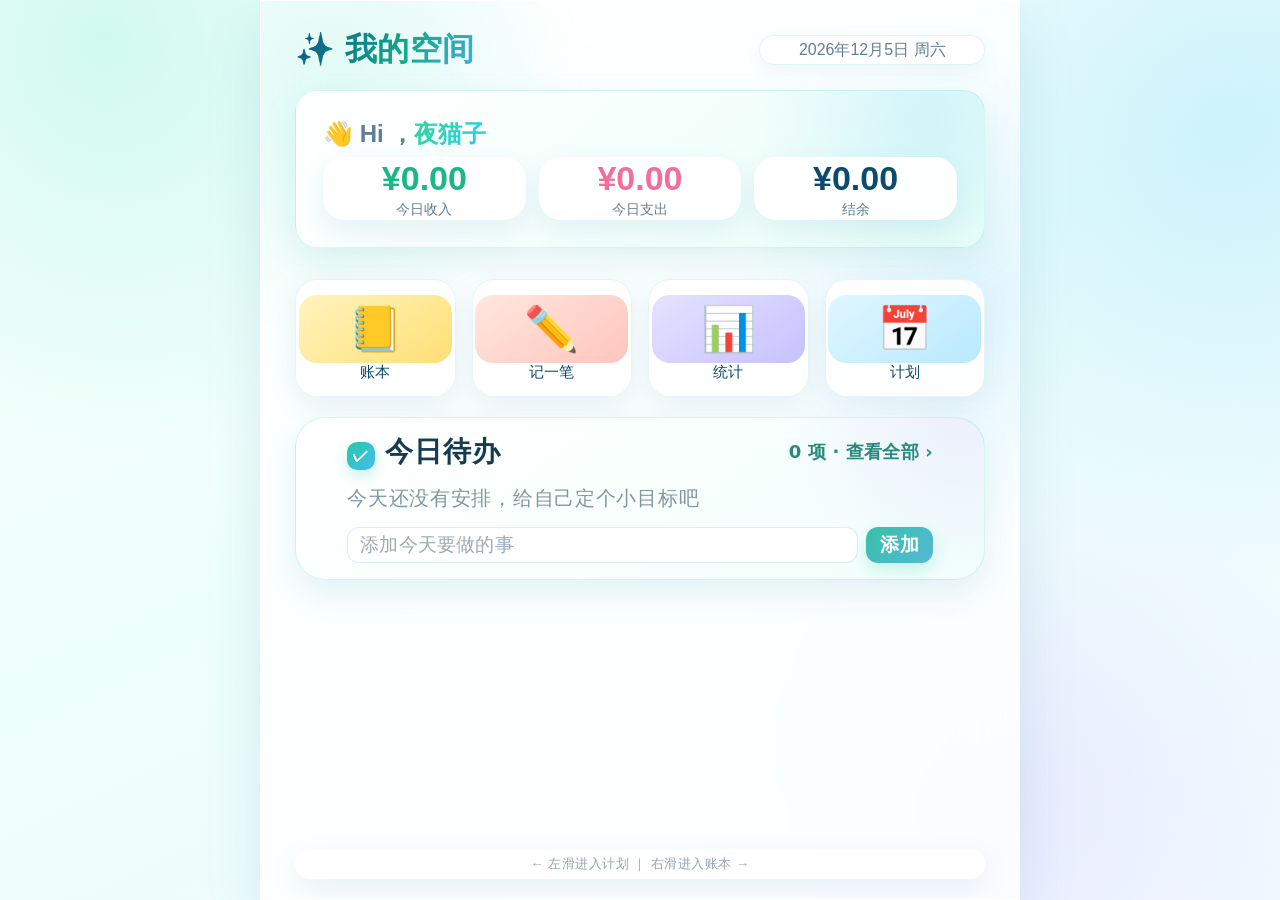
<file: index.html>
<!DOCTYPE html>
<html lang="zh-CN">
<head>
    <meta charset="UTF-8">
    <meta name="viewport" content="width=device-width, initial-scale=1.0, maximum-scale=1.0, user-scalable=no, viewport-fit=cover">
    <title>我的空间</title>
    <style>
        * {
            margin: 0;
            padding: 0;
            box-sizing: border-box;
            font-family: -apple-system, BlinkMacSystemFont, "Segoe UI", Roboto, sans-serif;
        }
        html,
        body {
            width: 100%;
            height: 100vh;
            height: 100dvh;
            background: #f5f9fc;
            overflow: hidden;
            -webkit-tap-highlight-color: transparent;
        }

        /* ===== 装饰气泡 ===== */
        .bubble {
            position: fixed;
            border-radius: 50%;
            pointer-events: none;
            z-index: 0;
            border: 1px solid rgba(255, 255, 255, 0.5);
            backdrop-filter: blur(6px);
            -webkit-backdrop-filter: blur(6px);
            box-shadow: inset 0 -8px 30px rgba(255, 255, 255, 0.2), 0 8px 40px rgba(52, 211, 153, 0.03);
            animation: bubbleFloat 22s ease-in-out infinite alternate;
        }
        .bubble::after {
            content: '';
            position: absolute;
            top: 12%;
            left: 22%;
            width: 35%;
            height: 22%;
            background: radial-gradient(circle, rgba(255, 255, 255, 0.6) 0%, transparent 70%);
            border-radius: 50%;
            transform: rotate(-25deg);
        }
        .bubble:nth-child(1) {
            width: 30vmin;
            height: 30vmin;
            top: 2%;
            left: -2%;
            background: radial-gradient(circle at 30% 20%, rgba(255, 255, 255, 0.3), rgba(52, 211, 153, 0.03) 60%);
            animation-duration: 24s;
        }
        .bubble:nth-child(2) {
            width: 22vmin;
            height: 22vmin;
            bottom: 20%;
            right: 2%;
            background: radial-gradient(circle at 40% 25%, rgba(255, 255, 255, 0.35), rgba(56, 189, 248, 0.04) 60%);
            animation-duration: 28s;
            animation-delay: -5s;
        }
        .bubble:nth-child(3) {
            width: 14vmin;
            height: 14vmin;
            top: 40%;
            left: 80%;
            background: radial-gradient(circle at 35% 20%, rgba(255, 255, 255, 0.4), rgba(52, 211, 153, 0.04) 60%);
            animation-duration: 20s;
            animation-delay: -9s;
        }
        .bubble:nth-child(4) {
            width: 18vmin;
            height: 18vmin;
            top: 18%;
            right: 18%;
            background: radial-gradient(circle at 25% 20%, rgba(255, 255, 255, 0.25), rgba(56, 189, 248, 0.03) 60%);
            animation-duration: 26s;
            animation-delay: -3s;
        }
        @keyframes bubbleFloat {
            0% {
                transform: translate(0, 0) scale(1) rotate(0deg);
                opacity: 0.4;
            }
            100% {
                transform: translate(-20px, -25px) scale(1.06) rotate(6deg);
                opacity: 0.8;
            }
        }

        /* ===== 应用容器 ===== */
        .app-shell {
            width: 100%;
            height: 100%;
            background: rgba(255, 255, 255, 0.50);
            backdrop-filter: blur(32px) saturate(1.6);
            -webkit-backdrop-filter: blur(32px) saturate(1.6);
            display: flex;
            flex-direction: column;
            padding: 3.5vh 3.5vw 2.5vh;
            position: relative;
            overflow: hidden;
        }

        /* ===== 头部 ===== */
        .header {
            display: flex;
            justify-content: space-between;
            align-items: center;
            margin-bottom: 3vh;
            flex-shrink: 0;
            position: relative;
            z-index: 2;
        }
        .header h1 {
            font-size: clamp(22px, 6vw, 32px);
            font-weight: 700;
            color: #0c4a6e;
            letter-spacing: 0.5px;
        }
        .header .sub {
            font-size: clamp(12px, 3vw, 16px);
            color: #64748b;
            background: rgba(255, 255, 255, 0.4);
            backdrop-filter: blur(12px);
            -webkit-backdrop-filter: blur(12px);
            padding: 0.4vh 3vw;
            border-radius: 30px;
            border: 1px solid rgba(255, 255, 255, 0.3);
            cursor: default;
            user-select: none;
        }

        /* ===== 今日卡片 ===== */
        .today-card {
            background: rgba(255, 255, 255, 0.4);
            backdrop-filter: blur(12px);
            -webkit-backdrop-filter: blur(12px);
            border-radius: clamp(24px, 6vw, 40px);
            padding: 2vh 3.5vw 2.2vh;
            border: 1px solid rgba(255, 255, 255, 0.3);
            margin-bottom: 3.5vh;
            flex-shrink: 0;
            position: relative;
            z-index: 2;
            box-shadow: 0 6px 24px rgba(0, 0, 0, 0.02);
        }
        .today-card .greeting {
            font-size: clamp(16px, 4.2vw, 24px);
            font-weight: 600;
            color: #0c4a6e;
            margin-bottom: 0.8vh;
        }
        .today-card .greeting span {
            background: linear-gradient(135deg, #34d399, #22d3ee);
            -webkit-background-clip: text;
            background-clip: text;
            -webkit-text-fill-color: transparent;
        }
        .today-card .stats-row {
            display: flex;
            justify-content: space-around;
            gap: 1vw;
        }
        .today-card .stat-item {
            text-align: center;
            flex: 1;
        }
        .today-card .stat-item .num {
            font-size: clamp(20px, 5.5vw, 34px);
            font-weight: 700;
            color: #0c4a6e;
            line-height: 1.2;
        }
        .today-card .stat-item .num.income {
            color: #34d399;
        }
        .today-card .stat-item .num.expense {
            color: #f472b6;
        }
        .today-card .stat-item .label {
            font-size: clamp(10px, 2.4vw, 14px);
            color: #64748b;
            margin-top: 0.2vh;
        }

        /* ===== 功能网格 ===== */
        .grid-4 {
            display: grid;
            grid-template-columns: 1fr 1fr 1fr 1fr;
            gap: 1.5vw;
            margin-bottom: 2.2vh;
            flex-shrink: 0;
            position: relative;
            z-index: 2;
        }
        .grid-item {
            background: rgba(255, 255, 255, 0.45);
            backdrop-filter: blur(12px);
            -webkit-backdrop-filter: blur(12px);
            border-radius: clamp(18px, 4.5vw, 32px);
            padding: 1.6vh 0.2vw;
            text-align: center;
            border: 1px solid rgba(255, 255, 255, 0.3);
            box-shadow: 0 2px 12px rgba(0, 0, 0, 0.01);
            user-select: none;
            -webkit-tap-highlight-color: transparent;
            cursor: pointer;
            transition: transform 0.12s ease, background 0.12s ease;
        }
        .grid-item:active {
            transform: scale(0.92);
            background: rgba(255, 255, 255, 0.7);
        }
        .grid-item .icon {
            font-size: clamp(26px, 7.5vw, 44px);
            display: block;
            line-height: 1.1;
            pointer-events: none;
        }
        .grid-item .name {
            font-size: clamp(10px, 2.6vw, 15px);
            font-weight: 500;
            color: #0c4a6e;
            margin-top: 0.2vh;
            pointer-events: none;
        }

        /* ===== 今日待办 ===== */
        .todo-card {
            background: rgba(255, 255, 255, 0.55);
            border: 1px solid rgba(255, 255, 255, 0.75);
            border-radius: clamp(20px, 5vw, 30px);
            padding: 1.8vh 4vw;
            flex-shrink: 0;
            position: relative;
            z-index: 2;
        }
        .todo-head { display: flex; align-items: center; justify-content: space-between; margin-bottom: 1vh; }
        .todo-title { font-size: clamp(15px, 3.8vw, 21px); font-weight: 700; color: #173b4f; }
        .todo-count { border: 0; background: transparent; font-size: clamp(10px, 2.5vw, 13px); color: #288a7e; cursor: pointer; padding: 4px 0; }
        .todo-list { display: grid; gap: .65vh; max-height: 128px; overflow-y: auto; padding-right: 3px; }
        .todo-list::-webkit-scrollbar { width: 3px; }
        .todo-list::-webkit-scrollbar-thumb { background: rgba(40, 199, 166, .35); border-radius: 99px; }
        .todo-item { display: flex; align-items: center; gap: 10px; color: #294d61; font-size: clamp(12px, 3vw, 16px); }
        .todo-item-text { min-width: 0; overflow-wrap: anywhere; }
        .rolled-badge { flex: 0 0 auto; display: inline-grid; place-items: center; margin-left: auto; width: 20px; height: 20px; border-radius: 50%; color: #8b63c7; background: #f0e8ff; font-size: 11px; font-weight: 800; }
        .todo-check { width: 20px; height: 20px; border: 2px solid #45b9aa; background: #fff; border-radius: 7px; flex: 0 0 auto; cursor: pointer; position: relative; }
        .todo-check:active { transform: scale(.9); }
        .todo-empty { color: #8196a1; font-size: clamp(12px, 3vw, 15px); padding: .35vh 0; }
        .todo-more { color: #3d8f83; font-size: clamp(10px, 2.5vw, 13px); margin-left: 19px; }
        .todo-add { display: flex; gap: 8px; margin-top: 1.1vh; }
        .todo-add input { width: 100%; min-width: 0; height: 36px; padding: 0 12px; border-radius: 12px; font-size: 13px; }
        .todo-add button { flex: 0 0 auto; height: 36px; border: 0; border-radius: 12px; padding: 0 14px; color: #fff; background: linear-gradient(135deg, #38bfa8, #55b9d6); font-weight: 700; cursor: pointer; }

        /* ===== 底部提示 ===== */
        .footer-tip {
            text-align: center;
            color: #94a3b8;
            font-size: clamp(9px, 2.2vw, 13px);
            margin-top: 3.5vh;
            flex-shrink: 0;
            position: relative;
            z-index: 2;
            padding-bottom: 0.6vh;
            letter-spacing: 0.5px;
        }

        /* ===== Toast ===== */
        .toast {
            position: fixed;
            top: 4vh;
            left: 50%;
            transform: translateX(-50%);
            background: rgba(0, 0, 0, 0.7);
            backdrop-filter: blur(16px);
            -webkit-backdrop-filter: blur(16px);
            color: white;
            padding: 1.2vh 5vw;
            border-radius: 40px;
            font-size: clamp(13px, 3.4vw, 18px);
            z-index: 500;
            opacity: 0;
            transition: opacity 0.25s ease;
            pointer-events: none;
            border: 1px solid rgba(255, 255, 255, 0.06);
            white-space: nowrap;
        }
        .toast.show {
            opacity: 1;
        }
</style>
<link rel="stylesheet" href="theme.css">
</head>
<body class="page-home">
    <div class="bubble"></div>
    <div class="bubble"></div>
    <div class="bubble"></div>
    <div class="bubble"></div>

    <div class="app-shell">
        <!-- 头部 -->
        <div class="header">
            <h1>✨ 我的空间</h1>
            <div class="sub" id="todayDate">今天</div>
        </div>

        <!-- 今日概览 -->
        <div class="today-card">
            <div class="greeting">👋 Hi ，<span id="userGreeting">朋友</span></div>
            <div class="stats-row">
                <div class="stat-item">
                    <div class="num income" id="todayIncome">¥0.00</div>
                    <div class="label">今日收入</div>
                </div>
                <div class="stat-item">
                    <div class="num expense" id="todayExpense">¥0.00</div>
                    <div class="label">今日支出</div>
                </div>
                <div class="stat-item">
                    <div class="num" id="todayBalance" style="color:#0c4a6e;">¥0.00</div>
                    <div class="label">结余</div>
                </div>
            </div>
        </div>

        <!-- 功能入口 -->
        <div class="grid-4">
            <div class="grid-item" data-page="bill.html">
                <span class="icon">📒</span>
                <span class="name">账本</span>
            </div>
            <div class="grid-item" data-page="add.html">
                <span class="icon">✏️</span>
                <span class="name">记一笔</span>
            </div>
            <div class="grid-item" data-page="stats.html">
                <span class="icon">📊</span>
                <span class="name">统计</span>
            </div>
            <div class="grid-item" data-page="plan.html">
                <span class="icon">📅</span>
                <span class="name">计划</span>
            </div>
        </div>

        <section class="todo-card" id="todayTodo">
            <div class="todo-head">
                <div class="todo-title">今日待办</div>
                <button class="todo-count" id="todoCount" type="button">0 项 · 查看全部 ›</button>
            </div>
            <div class="todo-list" id="todoList"></div>
            <div class="todo-add">
                <input id="todoInput" maxlength="60" placeholder="添加今天要做的事" aria-label="新增今日待办">
                <button id="todoAddBtn" type="button">添加</button>
            </div>
        </section>

        <!-- 底部提示 -->
        <div class="footer-tip">← 左滑进入计划 ｜ 右滑进入账本 →</div>
    </div>

    <div class="toast" id="toast"></div>

    <script src="summary.js"></script>
    <script>
        (function() {
            'use strict';

            const BOOKS_KEY = 'my_books_data';
            const CURRENT_KEY = 'my_current_book';
            const PLANS_KEY = 'my_calendar_plan';
            const ROLLED_KEY = 'my_calendar_plan_rolled';

            // ===== 数据层 =====
            function getBooks() {
                try {
                    const raw = localStorage.getItem(BOOKS_KEY);
                    if (!raw) {
                        const defaultData = { '账本': { records: [] } };
                        localStorage.setItem(BOOKS_KEY, JSON.stringify(defaultData));
                        return defaultData;
                    }
                    return JSON.parse(raw);
                } catch {
                    return { '账本': { records: [] } };
                }
            }

            function getCurrentBook() {
                let name = localStorage.getItem(CURRENT_KEY);
                const books = getBooks();
                if (!name || !books[name]) {
                    const first = Object.keys(books)[0] || '账本';
                    localStorage.setItem(CURRENT_KEY, first);
                    return first;
                }
                return name;
            }

            function getTodayStr() {
                const d = new Date();
                const y = d.getFullYear();
                const m = String(d.getMonth() + 1).padStart(2, '0');
                const day = String(d.getDate()).padStart(2, '0');
                return y + '-' + m + '-' + day;
            }

            // ===== 工具 =====
            function vibrate() {
                if (navigator.vibrate) navigator.vibrate(6);
            }

            let toastTimer;

            function showToast(msg) {
                const el = document.getElementById('toast');
                el.textContent = msg;
                el.classList.add('show');
                clearTimeout(toastTimer);
                toastTimer = setTimeout(function() {
                    el.classList.remove('show');
                }, 2000);
            }

            // ===== 渲染 =====
            function updateToday() {
                const bookName = getCurrentBook();
                const books = getBooks();
                const data = books[bookName] || { records: [] };
                const today = getTodayStr();

                let inc = 0,
                    exp = 0;
                data.records.forEach(function(r) {
                    if (r.date === today) {
                        const amt = Number(r.amount) || 0;
                        if (r.type === 'income') inc += amt;
                        else exp += amt;
                    }
                });

                document.getElementById('todayIncome').textContent = '¥' + inc.toFixed(2);
                document.getElementById('todayExpense').textContent = '¥' + exp.toFixed(2);
                document.getElementById('todayBalance').textContent = '¥' + (inc - exp).toFixed(2);
            }

            function escapeHtml(value) {
                return String(value == null ? '' : value).replace(/[&<>"']/g, function(ch) {
                    return { '&': '&amp;', '<': '&lt;', '>': '&gt;', '"': '&quot;', "'": '&#39;' }[ch];
                });
            }

            function normalizeDateKey(key) {
                const match = String(key).match(/^(\d{4})-(\d{1,2})-(\d{1,2})$/);
                if (!match) return key;
                return match[1] + '-' + match[2].padStart(2, '0') + '-' + match[3].padStart(2, '0');
            }

            function getPlans() {
                let raw = {};
                try { raw = JSON.parse(localStorage.getItem(PLANS_KEY) || '{}'); } catch (_) {}
                const normalized = {};
                Object.keys(raw).forEach(function(key) {
                    const target = normalizeDateKey(key);
                    if (!Array.isArray(raw[key])) return;
                    if (!normalized[target]) normalized[target] = [];
                    normalized[target] = normalized[target].concat(raw[key]);
                });
                return normalized;
            }

            function getRolledMeta() {
                let raw = {};
                try { raw = JSON.parse(localStorage.getItem(ROLLED_KEY) || '{}'); } catch (_) {}
                const normalized = {};
                Object.keys(raw).forEach(function(key) {
                    const target = normalizeDateKey(key);
                    if (!Array.isArray(raw[key])) return;
                    if (!normalized[target]) normalized[target] = [];
                    normalized[target] = normalized[target].concat(raw[key].map(Boolean));
                });
                return normalized;
            }

            function saveRolledMeta(meta) {
                try { localStorage.setItem(ROLLED_KEY, JSON.stringify(meta)); return true; }
                catch (_) { return false; }
            }

            function rolloverOverduePlans() {
                const plans = getPlans();
                const rolledMeta = getRolledMeta();
                const today = getTodayStr();
                let moved = 0;
                if (!rolledMeta[today]) rolledMeta[today] = [];
                while (rolledMeta[today].length < (plans[today] || []).length) rolledMeta[today].push(false);
                Object.keys(plans).sort().forEach(function(key) {
                    if (key < today && Array.isArray(plans[key]) && plans[key].length) {
                        if (!plans[today]) plans[today] = [];
                        moved += plans[key].length;
                        plans[today] = plans[today].concat(plans[key]);
                        rolledMeta[today] = rolledMeta[today].concat(plans[key].map(function() { return true; }));
                        delete plans[key];
                        delete rolledMeta[key];
                    }
                });
                if (moved) { savePlans(plans); saveRolledMeta(rolledMeta); }
                return moved;
            }

            function updateTodayTodo() {
                const plans = getPlans();
                const list = Array.isArray(plans[getTodayStr()]) ? plans[getTodayStr()] : [];
                const rolled = getRolledMeta()[getTodayStr()] || [];
                const container = document.getElementById('todoList');
                document.getElementById('todoCount').textContent = list.length + ' 项 · 查看全部 ›';
                if (!list.length) {
                    container.innerHTML = '<div class="todo-empty">今天还没有安排，给自己定个小目标吧</div>';
                    return;
                }
                container.innerHTML = list.map(function(text, index) {
                    const badge = rolled[index] ? '<span class="rolled-badge" title="由之前日期自动顺延" aria-label="由之前日期自动顺延">↗</span>' : '';
                    return '<div class="todo-item"><button class="todo-check" type="button" data-index="' + index + '" aria-label="完成：' + escapeHtml(text) + '"></button><span class="todo-item-text">' + escapeHtml(text) + '</span>' + badge + '</div>';
                }).join('');
            }

            function savePlans(plans) {
                try { localStorage.setItem(PLANS_KEY, JSON.stringify(plans)); return true; }
                catch (_) { showToast('❌ 保存失败，请检查存储空间'); return false; }
            }

            function addTodayTodo() {
                const input = document.getElementById('todoInput');
                const text = input.value.trim();
                if (!text) { showToast('请输入待办内容'); return; }
                const plans = getPlans();
                const today = getTodayStr();
                if (!Array.isArray(plans[today])) plans[today] = [];
                plans[today].push(text);
                if (!savePlans(plans)) return;
                const rolledMeta = getRolledMeta();
                if (!rolledMeta[today]) rolledMeta[today] = [];
                while (rolledMeta[today].length < plans[today].length - 1) rolledMeta[today].push(false);
                rolledMeta[today].push(false);
                saveRolledMeta(rolledMeta);
                input.value = '';
                updateTodayTodo();
                showToast('✅ 已加入今日待办');
                vibrate();
            }

            function completeTodayTodo(index) {
                const plans = getPlans();
                const today = getTodayStr();
                if (!Array.isArray(plans[today]) || !plans[today][index]) return;
                plans[today].splice(index, 1);
                if (!plans[today].length) delete plans[today];
                if (!savePlans(plans)) return;
                const rolledMeta = getRolledMeta();
                if (Array.isArray(rolledMeta[today])) {
                    rolledMeta[today].splice(index, 1);
                    if (!rolledMeta[today].length) delete rolledMeta[today];
                    saveRolledMeta(rolledMeta);
                }
                updateTodayTodo();
                showToast('🎉 已完成');
                vibrate();
            }

            function setGreetingAndDate() {
                const d = new Date();
                const h = d.getHours();

                let greet = '朋友';
                if (h < 6) greet = '夜猫子';
                else if (h < 9) greet = '清晨好';
                else if (h < 12) greet = '上午好';
                else if (h < 14) greet = '中午好';
                else if (h < 18) greet = '下午好';
                else if (h < 21) greet = '傍晚好';
                else greet = '晚上好';

                document.getElementById('userGreeting').textContent = greet;

                const y = d.getFullYear();
                const m = d.getMonth() + 1;
                const day = d.getDate();
                const weekdays = ['日', '一', '二', '三', '四', '五', '六'];
                const wd = weekdays[d.getDay()];

                document.getElementById('todayDate').textContent = y + '年' + m + '月' + day + '日 周' + wd;
            }

            function goTo(page) {
                vibrate();
                window.location.href = page;
            }

            // ===== 滑动手势 =====
            let startX = 0;
            let startY = 0;

            document.addEventListener('touchstart', function(e) {
                const touch = e.touches[0];
                startX = touch.clientX;
                startY = touch.clientY;
            }, { passive: true });

            document.addEventListener('touchend', function(e) {
                const touch = e.changedTouches[0];
                const deltaX = startX - touch.clientX;
                const deltaY = Math.abs(startY - touch.clientY);

                if (Math.abs(deltaX) > 80 && Math.abs(deltaX) > deltaY * 1.5) {
                    vibrate();
                    if (deltaX > 0) {
                        // 左滑 → 计划
                        window.location.href = 'plan.html';
                    } else {
                        // 右滑 → 账本
                        window.location.href = 'bill.html';
                    }
                }
            }, { passive: true });

            // ===== 事件绑定 =====
            document.addEventListener('DOMContentLoaded', function() {
                setGreetingAndDate();
                const movedPlans = rolloverOverduePlans();
                updateToday();
                updateTodayTodo();
                if (movedPlans) showToast('📌 已顺延 ' + movedPlans + ' 项未完成计划');

                // 功能卡片点击 (事件委托)
                document.querySelector('.grid-4').addEventListener('click', function(e) {
                    const target = e.target.closest('.grid-item');
                    if (target) {
                        const page = target.getAttribute('data-page');
                        if (page) goTo(page);
                    }
                });

                // 点击日期显示今日记录数
                document.getElementById('todayDate').addEventListener('click', function() {
                    const book = getCurrentBook();
                    const books = getBooks();
                    const data = books[book] || { records: [] };
                    const today = getTodayStr();
                    const count = data.records.filter(function(r) { return r.date === today; }).length;
                    showToast('📅 今日 ' + count + ' 笔记录');
                    vibrate();
                });

                document.getElementById('todoCount').addEventListener('click', function() { goTo('plan.html'); });
                document.getElementById('todoAddBtn').addEventListener('click', addTodayTodo);
                document.getElementById('todoInput').addEventListener('keydown', function(e) {
                    if (e.key === 'Enter') addTodayTodo();
                });
                document.getElementById('todoList').addEventListener('click', function(e) {
                    const button = e.target.closest('.todo-check');
                    if (button) completeTodayTodo(Number(button.dataset.index));
                });
            });

            // 页面重新获得焦点时刷新数据
            window.addEventListener('focus', function() {
                updateToday();
                updateTodayTodo();
            });
            window.addEventListener('bill-summary-updated', updateToday);

        })();
    </script>
</body>
</html>
</file>
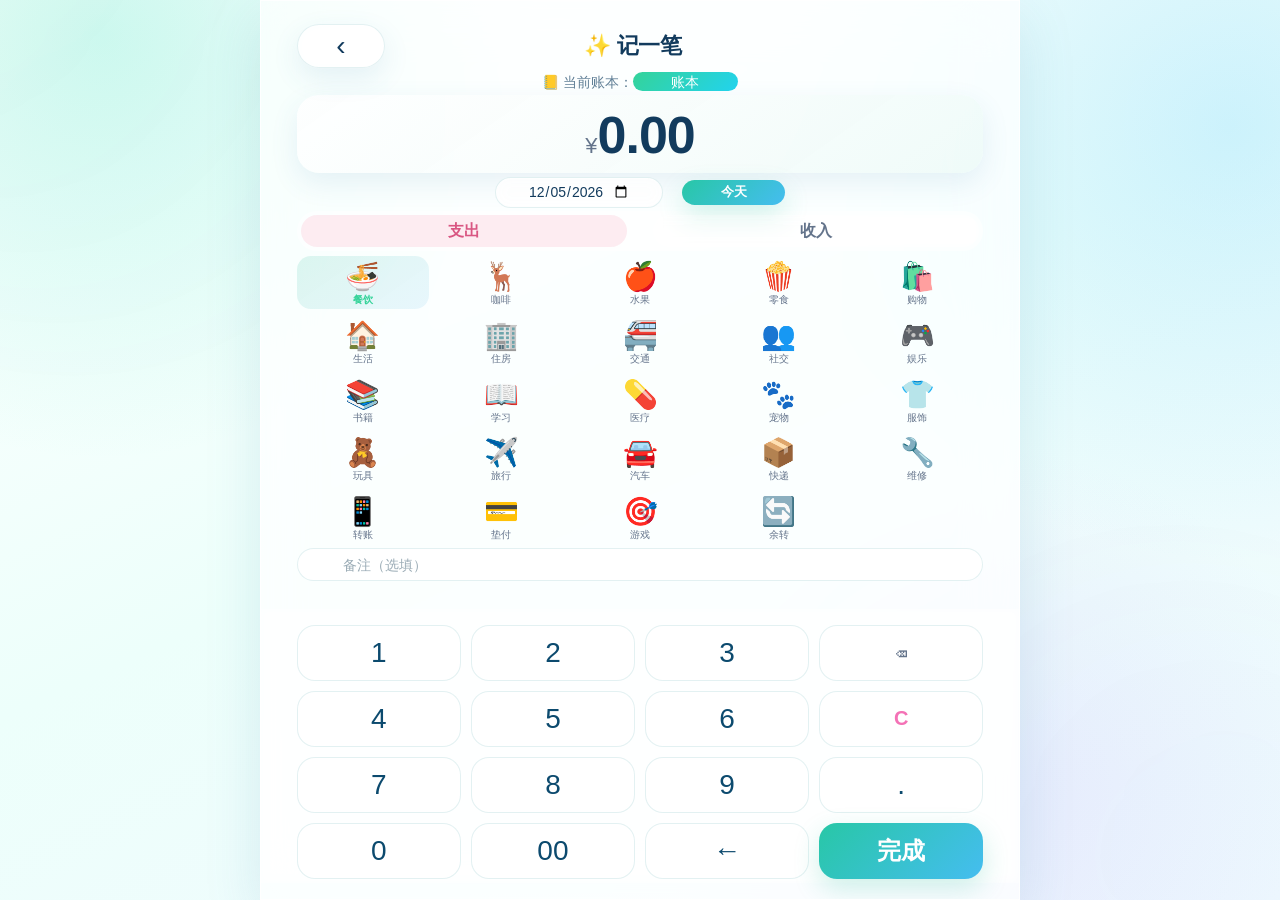
<file: add.html>
<!DOCTYPE html>
<html lang="zh-CN">
<head>
    <meta charset="UTF-8">
    <meta name="viewport" content="width=device-width, initial-scale=1.0, maximum-scale=1.0, user-scalable=no, viewport-fit=cover">
    <title>记一笔</title>
    <style>
        * { margin: 0; padding: 0; box-sizing: border-box; font-family: -apple-system, BlinkMacSystemFont, "Segoe UI", Roboto, sans-serif; }
        html, body { width: 100%; min-height: 100vh; min-height: 100dvh; background: #f5f9fc; display: flex; justify-content: center; align-items: center; padding: 0; margin: 0; overflow: hidden; position: relative; }
        body::before { content: ''; position: fixed; top: -30%; left: -20%; width: 70%; height: 70%; background: radial-gradient(circle at 20% 30%, rgba(52,211,153,0.06) 0%, rgba(56,189,248,0.04) 40%, transparent 70%); border-radius: 50%; pointer-events: none; animation: floatGlow 16s ease-in-out infinite alternate; z-index: 0; filter: blur(60px); }
        body::after { content: ''; position: fixed; bottom: -20%; right: -15%; width: 60%; height: 60%; background: radial-gradient(circle at 70% 60%, rgba(56,189,248,0.05) 0%, rgba(52,211,153,0.03) 40%, transparent 70%); border-radius: 50%; pointer-events: none; animation: floatGlow 20s ease-in-out infinite alternate-reverse; z-index: 0; filter: blur(60px); }
        @keyframes floatGlow { 0% { transform: translate(0,0) scale(1); opacity:0.5; } 100% { transform: translate(30px,-20px) scale(1.1); opacity:0.8; } }
        .bubble { position: fixed; border-radius: 50%; pointer-events: none; z-index: 0; border: 1px solid rgba(255,255,255,0.5); backdrop-filter: blur(6px); -webkit-backdrop-filter: blur(6px); box-shadow: inset 0 -8px 30px rgba(255,255,255,0.2), 0 8px 40px rgba(52,211,153,0.03); animation: bubbleFloat 22s ease-in-out infinite alternate; }
        .bubble::after { content: ''; position: absolute; top: 12%; left: 22%; width: 35%; height: 22%; background: radial-gradient(circle, rgba(255,255,255,0.6) 0%, transparent 70%); border-radius: 50%; transform: rotate(-25deg); }
        .bubble:nth-child(1) { width: 30vmin; height: 30vmin; top: 2%; left: -2%; background: radial-gradient(circle at 30% 20%, rgba(255,255,255,0.3), rgba(52,211,153,0.03) 60%); animation-duration: 24s; }
        .bubble:nth-child(2) { width: 22vmin; height: 22vmin; bottom: 10%; right: 2%; background: radial-gradient(circle at 40% 25%, rgba(255,255,255,0.35), rgba(56,189,248,0.04) 60%); animation-duration: 28s; animation-delay: -5s; }
        .bubble:nth-child(3) { width: 14vmin; height: 14vmin; top: 40%; left: 80%; background: radial-gradient(circle at 35% 20%, rgba(255,255,255,0.4), rgba(52,211,153,0.04) 60%); animation-duration: 20s; animation-delay: -9s; }
        .bubble:nth-child(4) { width: 18vmin; height: 18vmin; top: 18%; right: 18%; background: radial-gradient(circle at 25% 20%, rgba(255,255,255,0.25), rgba(56,189,248,0.03) 60%); animation-duration: 26s; animation-delay: -3s; }
        @keyframes bubbleFloat { 0% { transform: translate(0,0) scale(1) rotate(0deg); opacity:0.4; } 100% { transform: translate(-20px,-25px) scale(1.06) rotate(6deg); opacity:0.8; } }
        .app-container { width: 100%; height: 100vh; height: 100dvh; background: rgba(255,255,255,0.50); backdrop-filter: blur(32px) saturate(1.6); -webkit-backdrop-filter: blur(32px) saturate(1.6); border-radius: 0; padding: 2.5vh 2.8vw 1.8vh; box-shadow: 0 20px 80px rgba(0,0,0,0.02), 0 8px 40px rgba(52,211,153,0.03), inset 0 1px 0 rgba(255,255,255,0.7); border: none; position: relative; z-index: 1; display: flex; flex-direction: column; overflow: hidden; }
        .top-fixed { flex-shrink: 0; position: relative; z-index: 2; }
        .bottom-fixed { flex-shrink: 0; position: relative; z-index: 2; padding-top: 1.2vh; margin: 0 -2.8vw; padding-left: 2.8vw; padding-right: 2.8vw; border-top: 1px solid rgba(255,255,255,0.2); background: rgba(255,255,255,0.05); backdrop-filter: blur(4px); }
        .header { display: flex; justify-content: space-between; align-items: center; margin-bottom: 0.6vh; }
        .header h1 { font-size: clamp(16px, 4.5vw, 22px); font-weight: 700; color: #0c4a6e; }
        .header .back { font-size: clamp(20px, 5.5vw, 28px); background: rgba(255,255,255,0.4); backdrop-filter: blur(12px); padding: 0.2vh 3vw; border-radius: 30px; cursor: pointer; border: 1px solid rgba(255,255,255,0.3); line-height: 1.4; }
        .header .back:active { transform: scale(0.92); background: rgba(255,255,255,0.7); }
        .book-bar { text-align: center; font-size: clamp(10px, 2.6vw, 14px); color: #64748b; margin-bottom: 0.4vh; }
        .book-bar span { background: linear-gradient(135deg, #34d399, #22d3ee); color: white; padding: 0.2vh 3vw; border-radius: 40px; }
        .amount-display { text-align: center; margin: 0.2vh 0 0.4vh; }
        .amount-display .currency { font-size: clamp(14px, 4vw, 22px); color: #64748b; }
        .amount-display .amount { font-size: clamp(32px, 10vw, 52px); font-weight: 700; color: #0c4a6e; letter-spacing: -1px; }
        .date-row { display: flex; align-items: center; justify-content: center; gap: 1.5vw; margin: 0.2vh 0 0.4vh; }
        .date-row input[type="date"] { padding: 0.6vh 2.5vw; border: none; border-radius: 30px; background: rgba(255,255,255,0.4); backdrop-filter: blur(8px); font-size: clamp(10px, 2.6vw, 14px); color: #0c4a6e; outline: none; border: 1px solid rgba(255,255,255,0.3); max-width: 40vw; }
        .date-row .today-btn { padding: 0.4vh 3vw; border: none; border-radius: 30px; background: linear-gradient(135deg, #34d399, #22d3ee); color: white; font-weight: 600; font-size: clamp(9px, 2.4vw, 13px); cursor: pointer; box-shadow: 0 4px 16px rgba(52,211,153,0.08); }
        .date-row .today-btn:active { transform: scale(0.92); opacity: 0.8; }
        .type-tabs { display: flex; gap: 2vw; margin: 0.2vh 0 0.4vh; }
        .type-tab { flex: 1; padding: 0.6vh 0; border: none; border-radius: 30px; font-size: clamp(11px, 3vw, 16px); font-weight: 600; cursor: pointer; background: rgba(255,255,255,0.2); backdrop-filter: blur(4px); color: #64748b; transition: 0.15s; border: 1px solid rgba(255,255,255,0.2); }
        .type-tab:active { transform: scale(0.94); }
        .type-tab.active-expense { background: #fce4ec; color: #f472b6; border-color: #f472b6; }
        .type-tab.active-income { background: #d1fae5; color: #34d399; border-color: #34d399; }
        .scroll-area { flex: 1; overflow-y: auto; margin: 0 -0.8vw; padding: 0 0.8vw; min-height: 0; position: relative; z-index: 1; }
        .scroll-area::-webkit-scrollbar { width: 3px; }
        .scroll-area::-webkit-scrollbar-thumb { background: linear-gradient(180deg, #34d399, #22d3ee); border-radius: 10px; }
        .category-grid { display: grid; grid-template-columns: repeat(5, 1fr); gap: 0.5vw; padding: 0.2vh 0; }
        .category-item { display: flex; flex-direction: column; align-items: center; padding: 0.4vh 0 0.2vh; border-radius: 14px; border: none; background: transparent; cursor: pointer; font-size: clamp(8px, 2vw, 11px); color: #64748b; transition: 0.1s; }
        .category-item:active { transform: scale(0.88); background: rgba(52,211,153,0.06); }
        .category-item .emoji { font-size: clamp(16px, 5vw, 28px); margin-bottom: 0; }
        .category-item .name { font-size: clamp(7px, 1.8vw, 10px); color: #64748b; }
        .category-item.selected { background: rgba(52,211,153,0.10); border-radius: 14px; }
        .category-item.selected .name { color: #34d399; font-weight: 600; }
        .note-row { margin: 0.3vh 0 0.3vh; }
        .note-row input { width: 100%; padding: 0.8vh 3.5vw; border: none; border-radius: 30px; background: rgba(255,255,255,0.4); backdrop-filter: blur(8px); font-size: clamp(10px, 2.6vw, 14px); outline: none; border: 1px solid rgba(255,255,255,0.3); }
        .numpad { display: grid; grid-template-columns: repeat(4, 1fr); gap: 0.8vw; padding: 0.4vh 0; }
        .numpad button { padding: 1.2vh 0; border: none; border-radius: clamp(10px, 3vw, 18px); background: rgba(255,255,255,0.4); backdrop-filter: blur(8px); font-size: clamp(16px, 5vw, 28px); font-weight: 500; color: #0c4a6e; cursor: pointer; border: 1px solid rgba(255,255,255,0.2); transition: 0.1s; min-height: clamp(36px, 8vh, 56px); }
        .numpad button:active { transform: scale(0.90); background: rgba(255,255,255,0.7); }
        .numpad .btn-delete { font-size: clamp(14px, 4vw, 22px); color: #64748b; }
        .numpad .btn-clear { font-size: clamp(12px, 3.5vw, 20px); color: #f472b6; font-weight: 600; }
        .numpad .btn-done { background: linear-gradient(135deg, #34d399, #22d3ee); color: white; font-size: clamp(14px, 4.5vw, 24px); font-weight: 700; box-shadow: 0 4px 20px rgba(52,211,153,0.12); border: none; }
        .numpad .btn-done:active { transform: scale(0.90); opacity: 0.8; }
        .edit-delete-row { display: none; justify-content: flex-end; margin-bottom: 0.6vh; }
        .edit-delete-row.show { display: flex; }
        .edit-delete-btn { border: 1px solid rgba(241,111,152,.22); border-radius: 999px; padding: 0.6vh 4vw; color: #df557f; background: #fff0f5; font-size: clamp(11px, 2.8vw, 14px); font-weight: 700; cursor: pointer; }
        .edit-delete-btn:active { transform: scale(.94); }
        .modal-overlay { display: none; position: fixed; inset: 0; background: rgba(0,0,0,0.04); backdrop-filter: blur(16px); align-items: center; justify-content: center; z-index: 400; }
        .modal-overlay.open { display: flex; }
        .modal-box { background: rgba(255,255,255,0.7); backdrop-filter: blur(28px); border-radius: clamp(32px, 10vw, 52px); padding: 3vh 5vw; max-width: 400px; width: 86%; box-shadow: 0 30px 80px rgba(0,0,0,0.02); border: 1px solid rgba(255,255,255,0.3); text-align: center; }
        .modal-box h3 { color: #0c4a6e; font-size: clamp(17px, 4.5vw, 24px); }
        .modal-box .sub { color: #64748b; font-size: clamp(12px, 3.2vw, 17px); margin: 0.6vh 0 1.6vh; }
        .modal-btns { display: flex; gap: 2.5vw; }
        .modal-btns button { flex: 1; padding: 1.4vh 0; border: none; border-radius: 40px; font-weight: 600; font-size: clamp(13px, 3.6vw, 18px); cursor: pointer; transition: 0.1s; }
        .modal-btns button:active { transform: scale(0.94); }
        .btn-cancel { background: rgba(240,249,255,0.4); backdrop-filter: blur(4px); color: #38bdf8; }
        .btn-confirm { background: linear-gradient(135deg, #34d399, #22d3ee); color: white; box-shadow: 0 4px 20px rgba(52,211,153,0.08); }
        .toast { position: fixed; top: 4vh; left: 50%; transform: translateX(-50%); background: rgba(0,0,0,0.7); backdrop-filter: blur(16px); color: white; padding: 1.2vh 5vw; border-radius: 40px; font-size: clamp(13px, 3.4vw, 18px); z-index: 500; opacity: 0; transition: 0.25s; pointer-events: none; border: 1px solid rgba(255,255,255,0.06); white-space: nowrap; }
        .toast.show { opacity: 1; }
    </style>
    <link rel="stylesheet" href="theme.css">
</head>
<body class="page-add">
<div class="bubble"></div><div class="bubble"></div><div class="bubble"></div><div class="bubble"></div>
<div class="app-container">
    <div class="top-fixed">
        <div class="header"><span class="back" id="backBtn">‹</span><h1 id="pageTitle">✨ 记一笔</h1><span style="width:8vw;"></span></div>
        <div class="book-bar">📒 当前账本：<span id="bookName">账本</span></div>
        <div class="amount-display"><span class="currency">¥</span><span class="amount" id="amountDisplay">0.00</span></div>
        <div class="date-row">
            <input type="date" id="dateInput">
            <button class="today-btn" id="todayBtn">今天</button>
        </div>
        <div class="type-tabs">
            <button class="type-tab active-expense" data-type="expense" id="expenseTab">支出</button>
            <button class="type-tab" data-type="income" id="incomeTab">收入</button>
        </div>
    </div>
    <div class="scroll-area">
        <div class="category-grid" id="categoryGrid"></div>
        <div class="note-row"><input id="noteInput" placeholder="备注（选填）" maxlength="20"></div>
    </div>
    <div class="bottom-fixed">
        <div class="edit-delete-row" id="editDeleteRow">
            <button class="edit-delete-btn" id="deleteRecordBtn" type="button">🗑️ 删除这条记录</button>
        </div>
        <div class="numpad" id="numpad">
            <button data-value="1">1</button><button data-value="2">2</button><button data-value="3">3</button>
            <button class="btn-delete" data-value="delete">⌫</button>
            <button data-value="4">4</button><button data-value="5">5</button><button data-value="6">6</button>
            <button class="btn-clear" data-value="clear">C</button>
            <button data-value="7">7</button><button data-value="8">8</button><button data-value="9">9</button>
            <button data-value=".">.</button>
            <button data-value="0">0</button><button data-value="00">00</button>
            <button data-value="back">←</button>
            <button class="btn-done" id="doneBtn" data-value="done">完成</button>
        </div>
    </div>
</div>
<div class="modal-overlay" id="modalOverlay">
    <div class="modal-box"><h3>⚠️ 确定离开？</h3><div class="sub">当前记录尚未保存</div><div class="modal-btns"><button class="btn-cancel" id="stayBtn">继续记账</button><button class="btn-confirm" id="leaveBtn">确定离开</button></div></div>
</div>
<div class="toast" id="toast"></div>
<script>
    var BOOKS_KEY = 'my_books_data', CURRENT_KEY = 'my_current_book';
    function getBooks() { try { var r = localStorage.getItem(BOOKS_KEY); if (!r) { var d = { '账本': { records: [] } }; localStorage.setItem(BOOKS_KEY, JSON.stringify(d)); return d; } return JSON.parse(r); } catch { return { '账本': { records: [] } }; } }
    function getCurrentBook() { var n = localStorage.getItem(CURRENT_KEY); var b = getBooks(); if (!n || !b[n]) { var f = Object.keys(b)[0] || '账本'; localStorage.setItem(CURRENT_KEY, f); return f; } return n; }
    function loadData() { var b = getBooks(); var c = getCurrentBook(); if (!b[c]) b[c] = { records: [] }; return b[c]; }
    function saveData(d) { var b = getBooks(); var c = getCurrentBook(); b[c] = d; try { localStorage.setItem(BOOKS_KEY, JSON.stringify(b)); return true; } catch(e) { showToast('❌ 保存失败，请先导出备份'); return false; } }
    function notifyStatsUpdate() { try { localStorage.setItem('stats_needs_refresh', Date.now().toString()); } catch(e) {} }
    var EXPENSE = [ { emoji: '🍜', name: '餐饮' }, { emoji: '🦌', name: '咖啡' }, { emoji: '🍎', name: '水果' }, { emoji: '🍿', name: '零食' }, { emoji: '🛍️', name: '购物' }, { emoji: '🏠', name: '生活' }, { emoji: '🏢', name: '住房' }, { emoji: '🚝', name: '交通' }, { emoji: '👥', name: '社交' }, { emoji: '🎮', name: '娱乐' }, { emoji: '📚', name: '书籍' }, { emoji: '📖', name: '学习' }, { emoji: '💊', name: '医疗' }, { emoji: '🐾', name: '宠物' }, { emoji: '👕', name: '服饰' }, { emoji: '🧸', name: '玩具' }, { emoji: '✈️', name: '旅行' }, { emoji: '🚘', name: '汽车' }, { emoji: '📦', name: '快递' }, { emoji: '🔧', name: '维修' }, { emoji: '📱', name: '转账' }, { emoji: '💳', name: '垫付' }, { emoji: '🎯', name: '游戏' }, { emoji: '🔄', name: '余转' } ];
    var INCOME = [ { emoji: '💼', name: '工资' }, { emoji: '🎁', name: '礼金' }, { emoji: '📈', name: '理财' }, { emoji: '💰', name: '奖金' }, { emoji: '👨‍💻', name: '兼职' }, { emoji: '🎰', name: '彩票' }, { emoji: '🧺', name: '摆摊' }, { emoji: '💸', name: '退款' }, { emoji: '🔄', name: '余转' } ];
    function dedup(arr) { var s = new Set(); return arr.filter(function(c) { if (s.has(c.name)) return false; s.add(c.name); return true; }); }
    var EXPENSE_DEDUP = dedup(EXPENSE), INCOME_DEDUP = dedup(INCOME);
    var currentType = 'expense', currentCategory = '餐饮', amountInput = '0', hasUnsaved = false, editingRecordId = null;
    function getCategories() { return currentType === 'expense' ? EXPENSE_DEDUP : INCOME_DEDUP; }
    function vibrate() { if (navigator.vibrate) navigator.vibrate(6); }
    function getTodayStr() { var d = new Date(); return d.getFullYear() + '-' + String(d.getMonth()+1).padStart(2,'0') + '-' + String(d.getDate()).padStart(2,'0'); }
    function updateAmountDisplay() { var n = parseFloat(amountInput) || 0; document.getElementById('amountDisplay').textContent = n.toFixed(2); if (n > 0 || document.getElementById('noteInput').value.trim()) hasUnsaved = true; }
    function renderCategories() {
        var grid = document.getElementById('categoryGrid');
        var cats = getCategories();
        var html = '';
        cats.forEach(function(c) { var sel = currentCategory === c.name ? 'selected' : ''; html += '<button class="category-item ' + sel + '" data-category="' + c.name + '"><span class="emoji">' + c.emoji + '</span><span class="name">' + c.name + '</span></button>'; });
        grid.innerHTML = html;
        grid.querySelectorAll('.category-item').forEach(function(btn) { btn.addEventListener('click', function() { vibrate(); currentCategory = this.dataset.category; renderCategories(); }); });
    }
    function saveRecord() {
        var note = document.getElementById('noteInput').value.trim();
        var amount = parseFloat(amountInput);
        var dateInput = document.getElementById('dateInput');
        var recordDate = dateInput.value || getTodayStr();
        if (isNaN(amount) || amount <= 0) { showToast('⚠️ 请输入有效金额'); vibrate(); return false; }
        var data = loadData();
        var newRecord = { id: editingRecordId || Date.now() + '_' + Math.random().toString(36).substr(2,6), note: note || currentCategory, amount: parseFloat(amount), type: currentType, category: currentCategory, date: recordDate, time: new Date().toLocaleString('zh-CN', { hour12: false }) };
        if (editingRecordId) {
            var recordIndex = data.records.findIndex(function(r) { return r.id === editingRecordId; });
            if (recordIndex === -1) { showToast('⚠️ 未找到要修改的记录'); return false; }
            newRecord.time = data.records[recordIndex].time || newRecord.time;
            data.records[recordIndex] = newRecord;
        } else {
            data.records.unshift(newRecord);
        }
        if (!saveData(data)) return false;
        notifyStatsUpdate();
        showToast((editingRecordId ? '✅ 修改成功：' : '✅ 已记账：') + currentCategory + ' ' + (currentType === 'income' ? '+' : '-') + '¥' + parseFloat(amount).toFixed(2));
        vibrate();
        hasUnsaved = false;
        amountInput = '0';
        document.getElementById('noteInput').value = '';
        updateAmountDisplay();
        setTimeout(function() { window.location.href = 'bill.html'; }, 400);
        return true;
    }
    function deleteEditingRecord() {
        if (!editingRecordId) return;
        if (!confirm('确定删除这条记录吗？')) return;
        var data = loadData();
        var before = data.records.length;
        data.records = data.records.filter(function(r) { return r.id !== editingRecordId; });
        if (data.records.length === before) { showToast('⚠️ 记录不存在'); return; }
        if (!saveData(data)) return;
        notifyStatsUpdate();
        hasUnsaved = false;
        vibrate();
        showToast('🗑️ 已删除');
        setTimeout(function() { window.location.href = 'bill.html'; }, 350);
    }
    function handleNumpadInput(value) {
        vibrate();
        if (value === 'delete' || value === 'back') { amountInput = amountInput.length > 1 ? amountInput.slice(0, -1) : '0'; }
        else if (value === 'clear') { amountInput = '0'; }
        else if (value === 'done') { saveRecord(); return; }
        else if (value === '.') { if (!amountInput.includes('.')) amountInput += '.'; }
        else {
            if (amountInput === '0' && value !== '.') amountInput = value;
            else {
                if (amountInput.includes('.')) { var parts = amountInput.split('.'); if (parts[1] && parts[1].length >= 2) return; }
                if (amountInput.replace('.', '').length >= 10) return;
                amountInput += value;
            }
        }
        updateAmountDisplay();
    }
    var toastTimer; function showToast(msg) { var el = document.getElementById('toast'); el.textContent = msg; el.classList.add('show'); clearTimeout(toastTimer); toastTimer = setTimeout(function() { el.classList.remove('show'); }, 1800); }
    function goBack() {
        var amount = parseFloat(amountInput) || 0;
        var note = document.getElementById('noteInput').value.trim();
        if (amount > 0 || note) { document.getElementById('modalOverlay').classList.add('open'); }
        else { window.location.href = 'bill.html'; }
    }
    document.addEventListener('DOMContentLoaded', function() {
        var params = new URLSearchParams(window.location.search);
        var book = params.get('book') || getCurrentBook();
        editingRecordId = params.get('edit');
        document.getElementById('bookName').textContent = book;
        if (book) localStorage.setItem(CURRENT_KEY, book);
        var today = getTodayStr();
        document.getElementById('dateInput').value = today;
        document.getElementById('dateInput').max = today;
        currentCategory = EXPENSE_DEDUP[0]?.name || '餐饮';
        if (editingRecordId) {
            var editingRecord = loadData().records.find(function(r) { return r.id === editingRecordId; });
            if (editingRecord) {
                currentType = editingRecord.type === 'income' ? 'income' : 'expense';
                currentCategory = editingRecord.category || (currentType === 'income' ? '工资' : '餐饮');
                amountInput = String(editingRecord.amount || 0);
                document.getElementById('dateInput').value = editingRecord.date || today;
                document.getElementById('noteInput').value = editingRecord.note || '';
                document.getElementById('expenseTab').className = currentType === 'expense' ? 'type-tab active-expense' : 'type-tab';
                document.getElementById('incomeTab').className = currentType === 'income' ? 'type-tab active-income' : 'type-tab';
                document.getElementById('pageTitle').textContent = '✏️ 修改记录';
                document.getElementById('doneBtn').textContent = '保存';
                document.getElementById('editDeleteRow').classList.add('show');
            } else {
                editingRecordId = null;
                showToast('⚠️ 记录不存在');
            }
        }
        renderCategories(); updateAmountDisplay();
        hasUnsaved = false;
        document.getElementById('todayBtn').addEventListener('click', function() { document.getElementById('dateInput').value = getTodayStr(); vibrate(); showToast('📅 已切换到今天'); });
        document.getElementById('expenseTab').addEventListener('click', function() { vibrate(); currentType = 'expense'; this.className = 'type-tab active-expense'; document.getElementById('incomeTab').className = 'type-tab'; currentCategory = EXPENSE_DEDUP[0]?.name || '餐饮'; renderCategories(); });
        document.getElementById('incomeTab').addEventListener('click', function() { vibrate(); currentType = 'income'; this.className = 'type-tab active-income'; document.getElementById('expenseTab').className = 'type-tab'; currentCategory = INCOME_DEDUP[0]?.name || '工资'; renderCategories(); });
        document.getElementById('numpad').querySelectorAll('button[data-value]').forEach(function(btn) { btn.addEventListener('click', function() { handleNumpadInput(this.dataset.value); }); });
        document.getElementById('noteInput').addEventListener('input', function() { hasUnsaved = true; });
        document.getElementById('backBtn').addEventListener('click', goBack);
        document.getElementById('deleteRecordBtn').addEventListener('click', deleteEditingRecord);
        document.getElementById('stayBtn').addEventListener('click', function() { document.getElementById('modalOverlay').classList.remove('open'); vibrate(); });
        document.getElementById('leaveBtn').addEventListener('click', function() { document.getElementById('modalOverlay').classList.remove('open'); window.location.href = 'bill.html'; });
        document.getElementById('modalOverlay').addEventListener('click', function(e) { if (e.target === this) { this.classList.remove('open'); vibrate(); } });
        window.addEventListener('beforeunload', function(e) { if (hasUnsaved) { e.preventDefault(); e.returnValue = ''; } });
    });
</script>
</body>
</html>
</file>
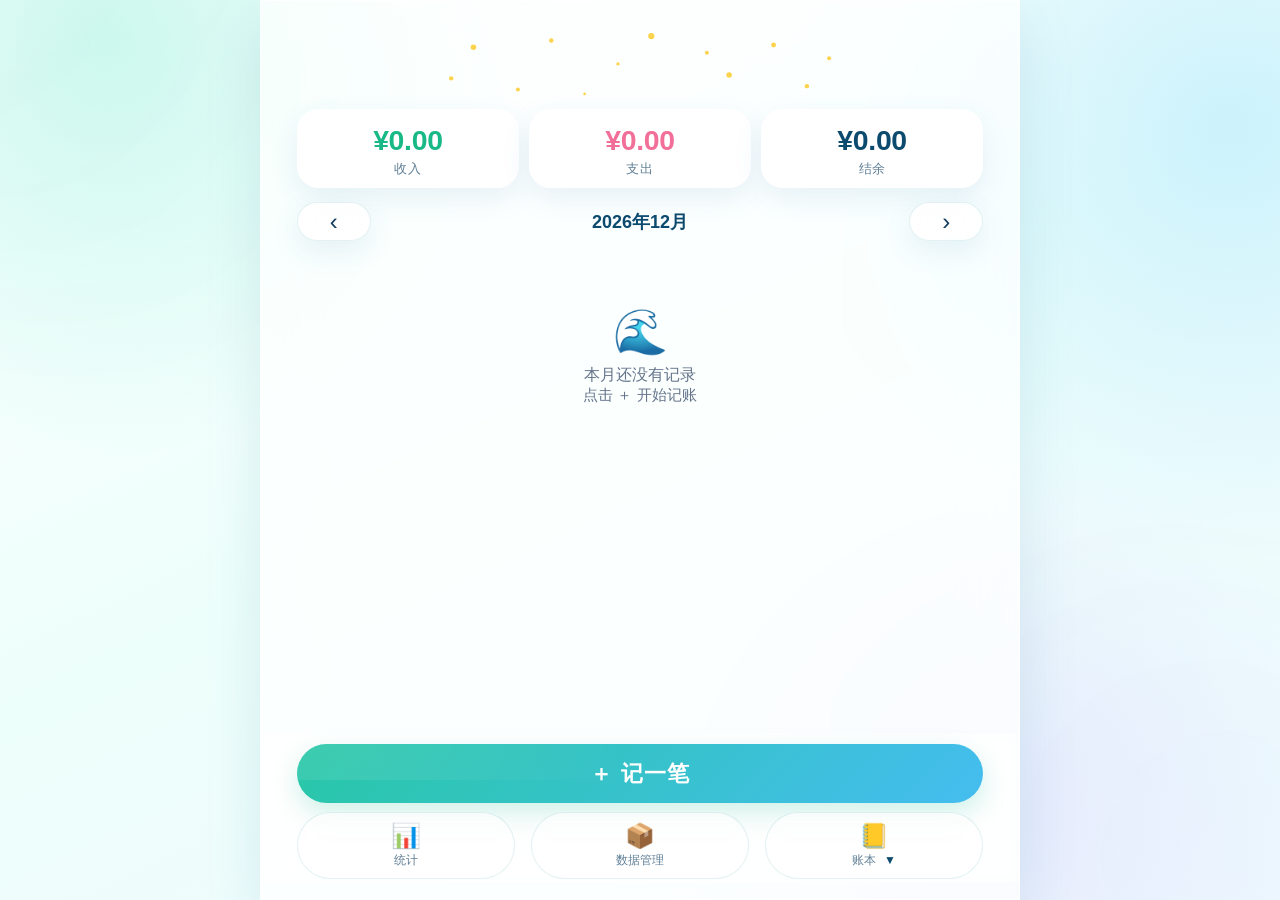
<file: bill.html>
<!DOCTYPE html>
<html lang="zh-CN">
<head>
    <meta charset="UTF-8">
    <meta name="viewport" content="width=device-width, initial-scale=1.0, maximum-scale=1.0, user-scalable=no, viewport-fit=cover">
    <title>账本</title>
    <style>
        * { margin: 0; padding: 0; box-sizing: border-box; font-family: -apple-system, BlinkMacSystemFont, "Segoe UI", Roboto, sans-serif; }
        html, body { width: 100%; min-height: 100vh; min-height: 100dvh; background: #f5f9fc; display: flex; justify-content: center; align-items: center; padding: 0; margin: 0; overflow: hidden; position: relative; }
        body::before { content: ''; position: fixed; top: -30%; left: -20%; width: 70%; height: 70%; background: radial-gradient(circle at 20% 30%, rgba(52,211,153,0.06) 0%, rgba(56,189,248,0.04) 40%, transparent 70%); border-radius: 50%; pointer-events: none; animation: floatGlow 16s ease-in-out infinite alternate; z-index: 0; filter: blur(60px); }
        body::after { content: ''; position: fixed; bottom: -20%; right: -15%; width: 60%; height: 60%; background: radial-gradient(circle at 70% 60%, rgba(56,189,248,0.05) 0%, rgba(52,211,153,0.03) 40%, transparent 70%); border-radius: 50%; pointer-events: none; animation: floatGlow 20s ease-in-out infinite alternate-reverse; z-index: 0; filter: blur(60px); }
        @keyframes floatGlow { 0% { transform: translate(0,0) scale(1); opacity:0.5; } 100% { transform: translate(30px,-20px) scale(1.1); opacity:0.8; } }
        .bubble { position: fixed; border-radius: 50%; pointer-events: none; z-index: 0; border: 1px solid rgba(255,255,255,0.5); backdrop-filter: blur(6px); -webkit-backdrop-filter: blur(6px); box-shadow: inset 0 -8px 30px rgba(255,255,255,0.2), 0 8px 40px rgba(52,211,153,0.03); animation: bubbleFloat 22s ease-in-out infinite alternate; }
        .bubble::after { content: ''; position: absolute; top: 12%; left: 22%; width: 35%; height: 22%; background: radial-gradient(circle, rgba(255,255,255,0.6) 0%, transparent 70%); border-radius: 50%; transform: rotate(-25deg); }
        .bubble:nth-child(1) { width: 30vmin; height: 30vmin; top: 2%; left: -2%; background: radial-gradient(circle at 30% 20%, rgba(255,255,255,0.3), rgba(52,211,153,0.03) 60%); animation-duration: 24s; }
        .bubble:nth-child(2) { width: 22vmin; height: 22vmin; bottom: 10%; right: 2%; background: radial-gradient(circle at 40% 25%, rgba(255,255,255,0.35), rgba(56,189,248,0.04) 60%); animation-duration: 28s; animation-delay: -5s; }
        .bubble:nth-child(3) { width: 14vmin; height: 14vmin; top: 40%; left: 80%; background: radial-gradient(circle at 35% 20%, rgba(255,255,255,0.4), rgba(52,211,153,0.04) 60%); animation-duration: 20s; animation-delay: -9s; }
        .bubble:nth-child(4) { width: 18vmin; height: 18vmin; top: 18%; right: 18%; background: radial-gradient(circle at 25% 20%, rgba(255,255,255,0.25), rgba(56,189,248,0.03) 60%); animation-duration: 26s; animation-delay: -3s; }
        @keyframes bubbleFloat { 0% { transform: translate(0,0) scale(1) rotate(0deg); opacity:0.4; } 100% { transform: translate(-20px,-25px) scale(1.06) rotate(6deg); opacity:0.8; } }
        .app-container { width: 100%; height: 100vh; height: 100dvh; background: rgba(255,255,255,0.50); backdrop-filter: blur(32px) saturate(1.6); -webkit-backdrop-filter: blur(32px) saturate(1.6); border-radius: 0; padding: 2.5vh 2.8vw 1.8vh; box-shadow: 0 20px 80px rgba(0,0,0,0.02), 0 8px 40px rgba(52,211,153,0.03), inset 0 1px 0 rgba(255,255,255,0.7); border: none; position: relative; z-index: 1; display: flex; flex-direction: column; overflow: hidden; }
        .top-fixed { flex-shrink: 0; position: relative; z-index: 2; }
        .bottom-fixed { flex-shrink: 0; position: relative; z-index: 2; padding-top: 1.2vh; margin: 0 -2.8vw; padding-left: 2.8vw; padding-right: 2.8vw; border-top: 1px solid rgba(255,255,255,0.2); background: rgba(255,255,255,0.05); backdrop-filter: blur(4px); }
        .hero-illustration { display: flex; justify-content: center; align-items: center; padding: 0.2vh 0 0.6vh; position: relative; overflow: visible; height: clamp(50px, 12vh, 85px); }
        .hero-illustration svg { width: 100%; height: 100%; display: block; }
        .twinkle { animation: twinkle 2.4s ease-in-out infinite alternate; }
        @keyframes twinkle { 0% { opacity: 0.15; transform: scale(0.7); } 100% { opacity: 1; transform: scale(1.15); } }
        .stats-mini { display: grid; grid-template-columns: 1fr 1fr 1fr; gap: 1.2vw; margin-bottom: 1.2vh; }
        .stat-card { background: rgba(255,255,255,0.4); backdrop-filter: blur(12px); border-radius: clamp(14px, 4vw, 24px); padding: 1.4vh 0.5vw 1vh; text-align: center; border: 1px solid rgba(255,255,255,0.3); box-shadow: 0 4px 20px rgba(0,0,0,0.02); }
        .stat-card .num { font-size: clamp(18px, 5.5vw, 30px); font-weight: 700; color: #0c4a6e; letter-spacing: -0.3px; line-height: 1.2; font-size-adjust: 0.5; }
        .stat-card .num.large-number { font-size: clamp(14px, 4.2vw, 24px); }
        .stat-card .num.income { color: #34d399; }
        .stat-card .num.expense { color: #f472b6; }
        .stat-card .label { font-size: clamp(9px, 2.4vw, 13px); color: #64748b; margin-top: 0.2vh; font-weight: 500; letter-spacing: 0.5px; }
        .month-nav { display: flex; justify-content: space-between; align-items: center; padding: 0.4vh 0 1.2vh; font-weight: 600; color: #0c4a6e; }
        .month-nav button { background: rgba(255,255,255,0.3); backdrop-filter: blur(12px); border: none; padding: 0.2vh 2.5vw; border-radius: 40px; font-size: clamp(16px, 4.5vw, 24px); cursor: pointer; color: #38bdf8; border: 1px solid rgba(255,255,255,0.3); line-height: 1.4; }
        .month-nav button:active { transform: scale(0.90); background: rgba(255,255,255,0.6); }
        .month-nav span { font-size: clamp(13px, 3.8vw, 18px); }
        .scroll-area { flex: 1; overflow-y: auto; margin: 0 -0.8vw; padding: 0 0.8vw; min-height: 0; position: relative; z-index: 1; }
        .scroll-area::-webkit-scrollbar { width: 3px; }
        .scroll-area::-webkit-scrollbar-thumb { background: linear-gradient(180deg, #34d399, #22d3ee); border-radius: 10px; }
        .day-group { margin-bottom: 0.6vh; }
        .day-header { display: flex; justify-content: space-between; font-size: clamp(10px, 2.6vw, 13px); color: #64748b; padding: 0.4vh 0.6vw 0.2vh; font-weight: 500; border-bottom: 1px dashed rgba(52,211,153,0.12); margin-bottom: 0.4vh; }
        .bill-item { background: rgba(255,255,255,0.5); backdrop-filter: blur(12px); border-radius: clamp(12px, 3.5vw, 20px); padding: 1vh 2.5vw; display: flex; align-items: center; gap: 2.5vw; margin-bottom: 0.4vh; border: 1px solid rgba(255,255,255,0.3); cursor: pointer; transition: 0.15s; }
        .bill-item:active { transform: scale(0.97); background: rgba(255,255,255,0.7); }
        .bill-icon { width: clamp(28px, 7vw, 40px); height: clamp(28px, 7vw, 40px); border-radius: clamp(10px, 2.8vw, 16px); display: flex; align-items: center; justify-content: center; font-size: clamp(14px, 4vw, 22px); background: rgba(240,249,255,0.3); flex-shrink: 0; }
        .bill-icon.income { background: rgba(209,250,229,0.3); }
        .bill-info { flex: 1; min-width: 0; }
        .bill-category { font-weight: 600; color: #0c4a6e; font-size: clamp(12px, 3.2vw, 16px); }
        .bill-note { font-size: clamp(9px, 2.2vw, 12px); color: #64748b; white-space: nowrap; overflow: hidden; text-overflow: ellipsis; }
        .bill-amount { font-weight: 700; font-size: clamp(12px, 3.2vw, 16px); flex-shrink: 0; }
        .bill-amount.income { color: #34d399; }
        .bill-amount.expense { color: #f472b6; }
        .empty-state { text-align: center; padding: 6vh 4vw; color: #64748b; }
        .empty-state .emoji { font-size: clamp(28px, 8vw, 44px); display: block; margin-bottom: 0.8vh; }
        .empty-state span { font-size: clamp(11px, 2.8vw, 15px); }
        .fab { display: block; width: 100%; padding: 1.6vh 0; border: none; border-radius: 40px; background: linear-gradient(135deg, #34d399, #22d3ee); color: white; font-size: clamp(16px, 4.2vw, 22px); font-weight: 600; box-shadow: 0 8px 40px rgba(52,211,153,0.12), 0 4px 24px rgba(34,211,238,0.08); cursor: pointer; transition: 0.25s; letter-spacing: 1px; position: relative; overflow: hidden; }
        .fab::before { content: ''; position: absolute; top: -60%; left: -30%; width: 120%; height: 120%; background: radial-gradient(circle at 30% 20%, rgba(255,255,255,0.25), transparent 50%); pointer-events: none; }
        .fab:active { transform: scale(0.95); }
        .bottom-actions { display: grid; grid-template-columns: 1fr 1fr 1fr; gap: 1.2vw; margin-top: 1vh; padding-bottom: 0.4vh; }
        .bottom-actions .action-btn { background: rgba(255,255,255,0.45); backdrop-filter: blur(12px); border: 1px solid rgba(255,255,255,0.3); border-radius: clamp(20px, 6vw, 36px); padding: 1vh 0; font-size: clamp(11px, 2.8vw, 15px); font-weight: 500; color: #0c4a6e; text-align: center; cursor: pointer; transition: 0.15s; }
        .bottom-actions .action-btn:active { transform: scale(0.94); background: rgba(255,255,255,0.7); }
        .bottom-actions .action-btn .icon { display: block; font-size: clamp(16px, 4.5vw, 24px); }
        .bottom-actions .action-btn .label { font-size: clamp(9px, 2.2vw, 12px); color: #64748b; }
        .book-wrapper { position: relative; }
        #bookSelector { cursor: pointer; }
        #bookDropdown { display: none; background: rgba(255,255,255,0.8); backdrop-filter: blur(20px); border-radius: clamp(16px, 4vw, 24px); padding: 0.8vh 0; margin-top: 0.4vh; box-shadow: 0 8px 40px rgba(0,0,0,0.02); border: 1px solid rgba(255,255,255,0.3); position: absolute; bottom: calc(100% + 0.8vh); left: 0; right: 0; z-index: 10; }
        #bookDropdown .item { padding: 1.2vh 3vw; display: flex; justify-content: space-between; align-items: center; cursor: pointer; border-bottom: 1px solid rgba(0,0,0,0.02); font-size: clamp(12px, 3vw, 16px); color: #0c4a6e; }
        #bookDropdown .item:last-child { border-bottom: none; }
        #bookDropdown .add-btn { padding: 1.2vh 3vw; border-top: 1px solid rgba(0,0,0,0.02); color: #34d399; font-weight: 600; cursor: pointer; font-size: clamp(12px, 3vw, 16px); }
        .arrow-icon { display: inline-block; transition: transform 0.2s; margin-left: 0.3vw; font-size: clamp(8px, 2.2vw, 12px); }
        .arrow-icon.open { transform: rotate(180deg); }
        .modal-overlay { display: none; position: fixed; inset: 0; background: rgba(0,0,0,0.04); backdrop-filter: blur(16px); align-items: center; justify-content: center; z-index: 400; }
        .modal-overlay.open { display: flex; }
        .modal-box { background: rgba(255,255,255,0.7); backdrop-filter: blur(28px); border-radius: clamp(32px, 10vw, 52px); padding: 3vh 5vw; max-width: 400px; width: 86%; box-shadow: 0 30px 80px rgba(0,0,0,0.02); border: 1px solid rgba(255,255,255,0.3); }
        .modal-box h3 { color: #0c4a6e; margin-bottom: 0.6vh; font-size: clamp(17px, 4.5vw, 24px); }
        .modal-box input { width: 100%; padding: 1.8vh 4vw; border-radius: 40px; border: 2px solid rgba(0,0,0,0.03); font-size: clamp(14px, 3.8vw, 20px); margin: 1.6vh 0; outline: none; transition: 0.15s; background: rgba(255,255,255,0.3); backdrop-filter: blur(4px); }
        .modal-box input:focus { border-color: #34d399; background: rgba(255,255,255,0.6); }
        .modal-btns { display: flex; gap: 2.5vw; }
        .modal-btns button { flex: 1; padding: 1.4vh 0; border: none; border-radius: 40px; font-weight: 600; font-size: clamp(14px, 3.6vw, 18px); cursor: pointer; transition: 0.1s; }
        .modal-btns button:active { transform: scale(0.94); }
        .btn-cancel { background: rgba(240,249,255,0.4); backdrop-filter: blur(4px); color: #38bdf8; }
        .btn-confirm { background: linear-gradient(135deg, #34d399, #22d3ee); color: white; box-shadow: 0 4px 20px rgba(52,211,153,0.08); }
        .record-actions { flex-direction: column; }
        .record-actions button { width: 100%; padding: 1.4vh 0; border: none; border-radius: 40px; font-weight: 600; font-size: clamp(14px, 3.6vw, 18px); cursor: pointer; }
        .record-actions .edit-record { background: linear-gradient(135deg, #34d399, #22d3ee); color: white; }
        .record-actions .delete-record { background: rgba(252,228,236,0.7); color: #f472b6; }
        .record-actions .cancel-record { background: rgba(240,249,255,0.5); color: #64748b; }
        .toast { position: fixed; top: 4vh; left: 50%; transform: translateX(-50%); background: rgba(0,0,0,0.7); backdrop-filter: blur(16px); color: white; padding: 1.2vh 5vw; border-radius: 40px; font-size: clamp(13px, 3.4vw, 18px); z-index: 500; opacity: 0; transition: 0.25s; pointer-events: none; border: 1px solid rgba(255,255,255,0.06); white-space: nowrap; }
        .toast.show { opacity: 1; }
    </style>
    <link rel="stylesheet" href="theme.css">
</head>
<body class="page-bill">
<div class="bubble"></div><div class="bubble"></div><div class="bubble"></div><div class="bubble"></div>
<div class="app-container">
    <div class="top-fixed">
        <div class="hero-illustration">
            <svg viewBox="0 0 400 70" fill="none" xmlns="http://www.w3.org/2000/svg" preserveAspectRatio="xMidYMid meet">
                <circle cx="50" cy="20" r="2.5" fill="#fcd34d" class="twinkle" style="animation-delay:0.0s"/>
                <circle cx="120" cy="14" r="2" fill="#fcd34d" class="twinkle" style="animation-delay:0.4s"/>
                <circle cx="210" cy="10" r="2.8" fill="#fcd34d" class="twinkle" style="animation-delay:0.8s"/>
                <circle cx="320" cy="18" r="2.2" fill="#fcd34d" class="twinkle" style="animation-delay:0.2s"/>
                <circle cx="370" cy="30" r="1.8" fill="#fcd34d" class="twinkle" style="animation-delay:0.6s"/>
                <circle cx="30" cy="48" r="2" fill="#fcd34d" class="twinkle" style="animation-delay:1.0s"/>
                <circle cx="180" cy="35" r="1.5" fill="#fcd34d" class="twinkle" style="animation-delay:0.3s"/>
                <circle cx="280" cy="45" r="2.5" fill="#fcd34d" class="twinkle" style="animation-delay:0.7s"/>
                <circle cx="90" cy="58" r="1.8" fill="#fcd34d" class="twinkle" style="animation-delay:0.9s"/>
                <circle cx="350" cy="55" r="2" fill="#fcd34d" class="twinkle" style="animation-delay:0.5s"/>
                <circle cx="150" cy="62" r="1.2" fill="#fcd34d" class="twinkle" style="animation-delay:1.1s"/>
                <circle cx="260" cy="25" r="1.8" fill="#fcd34d" class="twinkle" style="animation-delay:0.1s"/>
            </svg>
        </div>
        <div class="stats-mini">
            <div class="stat-card"><div class="num income" id="totalIncome">¥0.00</div><div class="label">收入</div></div>
            <div class="stat-card"><div class="num expense" id="totalExpense">¥0.00</div><div class="label">支出</div></div>
            <div class="stat-card"><div class="num" id="totalBalance" style="color:#0c4a6e;">¥0.00</div><div class="label">结余</div></div>
        </div>
        <div class="month-nav">
            <button id="prevMonth">‹</button>
            <span id="monthDisplay">2026年7月</span>
            <button id="nextMonth">›</button>
        </div>
    </div>
    <div class="scroll-area" id="scrollArea"><div id="billList"></div></div>
    <div class="bottom-fixed">
        <button class="fab" id="addBtn">＋ 记一笔</button>
        <div class="bottom-actions">
            <div class="action-btn" id="statsEntry"><span class="icon">📊</span><span class="label">统计</span></div>
            <div class="action-btn" id="dataManageBtn"><span class="icon">📦</span><span class="label">数据管理</span></div>
            <div class="action-btn book-wrapper" id="bookSelector">
                <span class="icon">📒</span>
                <span class="label" id="currentBookName">账本</span>
                <span class="arrow-icon" id="bookArrow">▼</span>
                <div id="bookDropdown">
                    <div id="dropdownList"></div>
                    <div class="add-btn" id="addBookBtn">＋ 新建账本</div>
                </div>
            </div>
        </div>
    </div>
</div>
<div class="modal-overlay" id="modalOverlay">
    <div class="modal-box">
        <h3>📒 新建账本</h3>
        <input type="text" id="newBookInput" placeholder="输入名称" maxlength="12">
        <div class="modal-btns">
            <button class="btn-cancel" id="modalCancel">取消</button>
            <button class="btn-confirm" id="modalConfirm">创建</button>
        </div>
    </div>
</div>
<div class="toast" id="toast"></div>
<script src="summary.js"></script>
<script>
    (function() {
        // ===== 仅左滑返回首页（右滑无动作） =====
        var startX = 0;
        var startY = 0;
        document.addEventListener('touchstart', function(e) {
            startX = e.touches[0].clientX;
            startY = e.touches[0].clientY;
        }, { passive: true });
        
        document.addEventListener('touchend', function(e) {
            var endX = e.changedTouches[0].clientX;
            var endY = e.changedTouches[0].clientY;
            var deltaX = startX - endX;
            var deltaY = Math.abs(startY - endY);
            if (deltaX > 80 && deltaX > deltaY * 1.5) {
                window.location.href = 'index.html';
            }
        }, { passive: true });
    })();
    
    (function() {
        var BOOKS_KEY = 'my_books_data', CURRENT_KEY = 'my_current_book';
        function getBooks() { try { var r = localStorage.getItem(BOOKS_KEY); if (!r) { var d = { '账本': { records: [] } }; localStorage.setItem(BOOKS_KEY, JSON.stringify(d)); return d; } return JSON.parse(r); } catch { return { '账本': { records: [] } }; } }
        function saveBooks(b) { try { localStorage.setItem(BOOKS_KEY, JSON.stringify(b)); return true; } catch(e) { showToast('❌ 保存失败，请先导出备份'); return false; } }
        function getCurrentBook() { var n = localStorage.getItem(CURRENT_KEY); var b = getBooks(); if (!n || !b[n]) { var f = Object.keys(b)[0] || '账本'; localStorage.setItem(CURRENT_KEY, f); return f; } return n; }
        function loadData() { var b = getBooks(); var c = getCurrentBook(); if (!b[c]) b[c] = { records: [] }; return b[c]; }
        function saveData(d) { var b = getBooks(); var c = getCurrentBook(); b[c] = d; return saveBooks(b); }
        function vibrate() { if (navigator.vibrate) navigator.vibrate(6); }
        function escapeHtml(value) { return String(value == null ? '' : value).replace(/[&<>"']/g, function(ch) { return { '&':'&amp;', '<':'&lt;', '>':'&gt;', '"':'&quot;', "'":'&#39;' }[ch]; }); }
        function formatDate(s) { var d = new Date(s); var wk = ['日','一','二','三','四','五','六']; return (d.getMonth()+1) + '月' + d.getDate() + '日 周' + wk[d.getDay()]; }
        function getEmoji(cat) {
            var map = { '餐饮':'🍜','咖啡':'🦌','水果':'🍎','零食':'🍿','购物':'🛍️','生活':'🏠','住房':'🏢','交通':'🚝','社交':'👥','娱乐':'🎮','书籍':'📚','学习':'📖','医疗':'💊','宠物':'🐾','服饰':'👕','玩具':'🧸','旅行':'✈️','汽车':'🚘','快递':'📦','维修':'🔧','转账':'📱','垫付':'💳','游戏':'🎯','余转':'🔄','工资':'💼','礼金':'🎁','理财':'📈','奖金':'💰','兼职':'👨‍💻','彩票':'🎰','摆摊':'🧺','退款':'💸' };
            return map[cat] || '📦';
        }
        var currentMonth = new Date();
        function updateNumberDisplay(element, value) {
            element.textContent = value;
            var numStr = String(value).replace(/[¥,.\-]/g, '');
            if (numStr.length >= 6) { element.classList.add('large-number'); } else { element.classList.remove('large-number'); }
        }
        function renderStats() {
            var d = loadData();
            var y = currentMonth.getFullYear();
            var m = String(currentMonth.getMonth()+1).padStart(2,'0');
            var p = y + '-' + m;
            var inc=0, exp=0;
            d.records.forEach(function(r) { if (r.date && r.date.startsWith(p)) { if (r.type==='income') inc += Number(r.amount); else exp += Number(r.amount); } });
            updateNumberDisplay(document.getElementById('totalIncome'), '¥'+inc.toFixed(2));
            updateNumberDisplay(document.getElementById('totalExpense'), '¥'+exp.toFixed(2));
            updateNumberDisplay(document.getElementById('totalBalance'), '¥'+(inc-exp).toFixed(2));
            document.getElementById('monthDisplay').textContent = y + '年' + Number(m) + '月';
        }
        function renderBills() {
            var d = loadData();
            var y = currentMonth.getFullYear();
            var m = String(currentMonth.getMonth()+1).padStart(2,'0');
            var p = y + '-' + m;
            var mr = d.records.filter(function(r) { return r.date && r.date.startsWith(p); });
            var c = document.getElementById('billList');
            if (mr.length === 0) { c.innerHTML = '<div class="empty-state"><span class="emoji">🌊</span>本月还没有记录<br><span style="font-size:clamp(11px,2.8vw,15px);">点击 ＋ 开始记账</span></div>'; return; }
            var groups = {};
            var renderedRecordIds = [];
            mr.forEach(function(r) { if (!groups[r.date]) groups[r.date] = []; groups[r.date].push(r); });
            var sorted = Object.keys(groups).sort(function(a,b){return b.localeCompare(a);});
            var html = '';
            sorted.forEach(function(date) {
                var items = groups[date];
                var di=0, de=0;
                items.forEach(function(r) { if(r.type==='income') di+=Number(r.amount); else de+=Number(r.amount); });
                html += '<div class="day-group"><div class="day-header"><span>' + formatDate(date) + '</span><span>+' + di.toFixed(2) + ' -' + de.toFixed(2) + '</span></div>';
                items.forEach(function(r) {
                    var emoji = getEmoji(r.category);
                    var cls = r.type==='income'?'income':'expense';
                    var sign = r.type==='income'?'+':'-';
                    var recordIndex = renderedRecordIds.push(r.id) - 1;
                    html += '<div class="bill-item" data-record-index="' + recordIndex + '"><div class="bill-icon ' + cls + '">' + emoji + '</div><div class="bill-info"><div class="bill-category">' + escapeHtml(r.category) + '</div><div class="bill-note">' + escapeHtml(r.note||r.category) + '</div></div><div class="bill-amount ' + cls + '">' + sign + Number(r.amount).toFixed(2) + '</div></div>';
                });
                html += '</div>';
            });
            c.innerHTML = html;
            c.querySelectorAll('.bill-item').forEach(function(item) {
                item.addEventListener('click', function() {
                    var id = renderedRecordIds[Number(this.dataset.recordIndex)];
                    if (id) window.location.href = 'add.html?book=' + encodeURIComponent(getCurrentBook()) + '&edit=' + encodeURIComponent(id);
                });
            });
        }
        function renderBookDropdown() {
            var b = getBooks();
            var c = getCurrentBook();
            var list = document.getElementById('dropdownList');
            var html = '';
            var bookNames = Object.keys(b);
            bookNames.forEach(function(name, index) {
                var active = name===c ? '✅ ' : '';
                var del = bookNames.length>1 ? '<span class="delete-book" style="color:#f472b6;margin-left:1.5vw;cursor:pointer;">✕</span>' : '';
                html += '<div class="item" data-book-index="' + index + '"><span>' + active + escapeHtml(name) + '</span>' + del + '</div>';
            });
            list.innerHTML = html;
            list.querySelectorAll('.item').forEach(function(item) {
                item.addEventListener('click', function() { switchBook(bookNames[Number(this.dataset.bookIndex)]); });
                var deleteBtn = item.querySelector('.delete-book');
                if (deleteBtn) deleteBtn.addEventListener('click', function(e) { e.stopPropagation(); deleteBook(bookNames[Number(item.dataset.bookIndex)]); });
            });
            document.getElementById('currentBookName').textContent = c;
        }
        function renderAll() { renderStats(); renderBills(); renderBookDropdown(); }
        window.switchBook = function(name) { localStorage.setItem(CURRENT_KEY, name); renderAll(); showToast('切换到：' + name); vibrate(); document.getElementById('bookDropdown').style.display = 'none'; };
        window.deleteBook = function(name) {
            var b = getBooks();
            if (Object.keys(b).length <= 1) { showToast('至少保留一个账本'); return; }
            if (!confirm('删除"' + name + '"？')) return;
            delete b[name];
            if (!saveBooks(b)) return;
            var f = Object.keys(b)[0];
            localStorage.setItem(CURRENT_KEY, f);
            renderAll();
            showToast('已删除：'+name);
            vibrate();
        };
        function createBook(name) {
            name = name.trim();
            if (!name) { showToast('请输入名称'); return false; }
            var b = getBooks();
            if (b[name]) { showToast('账本已存在'); return false; }
            b[name] = { records: [] };
            if (!saveBooks(b)) return false;
            localStorage.setItem(CURRENT_KEY, name);
            renderAll();
            showToast('✅ 创建：'+name);
            vibrate();
            return true;
        }
        function goToAdd() { window.location.href = 'add.html?book=' + encodeURIComponent(getCurrentBook()); }
        function goToStats() { localStorage.setItem('stats_target_book', getCurrentBook()); window.location.href = 'stats.html'; }
        function goToDataManage() { window.location.href = 'data-manage.html'; }
        var toastTimer;
        function showToast(msg) {
            var el = document.getElementById('toast');
            el.textContent = msg;
            el.classList.add('show');
            clearTimeout(toastTimer);
            toastTimer = setTimeout(function() { el.classList.remove('show'); }, 2000);
        }
        window.showToast = showToast;
        window.addEventListener('bill-summary-updated', function(event) {
            renderAll();
            var reduced = event.detail && Number(event.detail.reduced || 0);
            if (reduced > 0) showToast('✅ 已自动汇总，减少 ' + reduced + ' 条记录');
        });
        document.addEventListener('DOMContentLoaded', function() {
            renderAll();
            document.getElementById('addBtn').addEventListener('click', goToAdd);
            document.getElementById('statsEntry').addEventListener('click', goToStats);
            document.getElementById('dataManageBtn').addEventListener('click', goToDataManage);
            var bookSelector = document.getElementById('bookSelector');
            var dd = document.getElementById('bookDropdown');
            var arrow = document.getElementById('bookArrow');
            bookSelector.addEventListener('click', function(e) {
                e.stopPropagation();
                var isOpen = dd.style.display === 'block';
                dd.style.display = isOpen ? 'none' : 'block';
                arrow.classList.toggle('open', !isOpen);
                vibrate();
            });
            document.addEventListener('click', function() { dd.style.display = 'none'; arrow.classList.remove('open'); });
            document.getElementById('addBookBtn').addEventListener('click', function(e) {
                e.stopPropagation();
                document.getElementById('modalOverlay').classList.add('open');
                document.getElementById('newBookInput').value = '';
                setTimeout(function() { document.getElementById('newBookInput').focus(); }, 100);
            });
            document.getElementById('modalCancel').addEventListener('click', function() { document.getElementById('modalOverlay').classList.remove('open'); });
            document.getElementById('modalConfirm').addEventListener('click', function() {
                var name = document.getElementById('newBookInput').value.trim();
                if (createBook(name)) document.getElementById('modalOverlay').classList.remove('open');
            });
            document.getElementById('newBookInput').addEventListener('keypress', function(e) { if (e.key === 'Enter') document.getElementById('modalConfirm').click(); });
            document.getElementById('prevMonth').addEventListener('click', function() { currentMonth.setMonth(currentMonth.getMonth()-1); renderAll(); vibrate(); });
            document.getElementById('nextMonth').addEventListener('click', function() { currentMonth.setMonth(currentMonth.getMonth()+1); renderAll(); vibrate(); });
        });
    })();
</script>
</body>
</html>
</file>
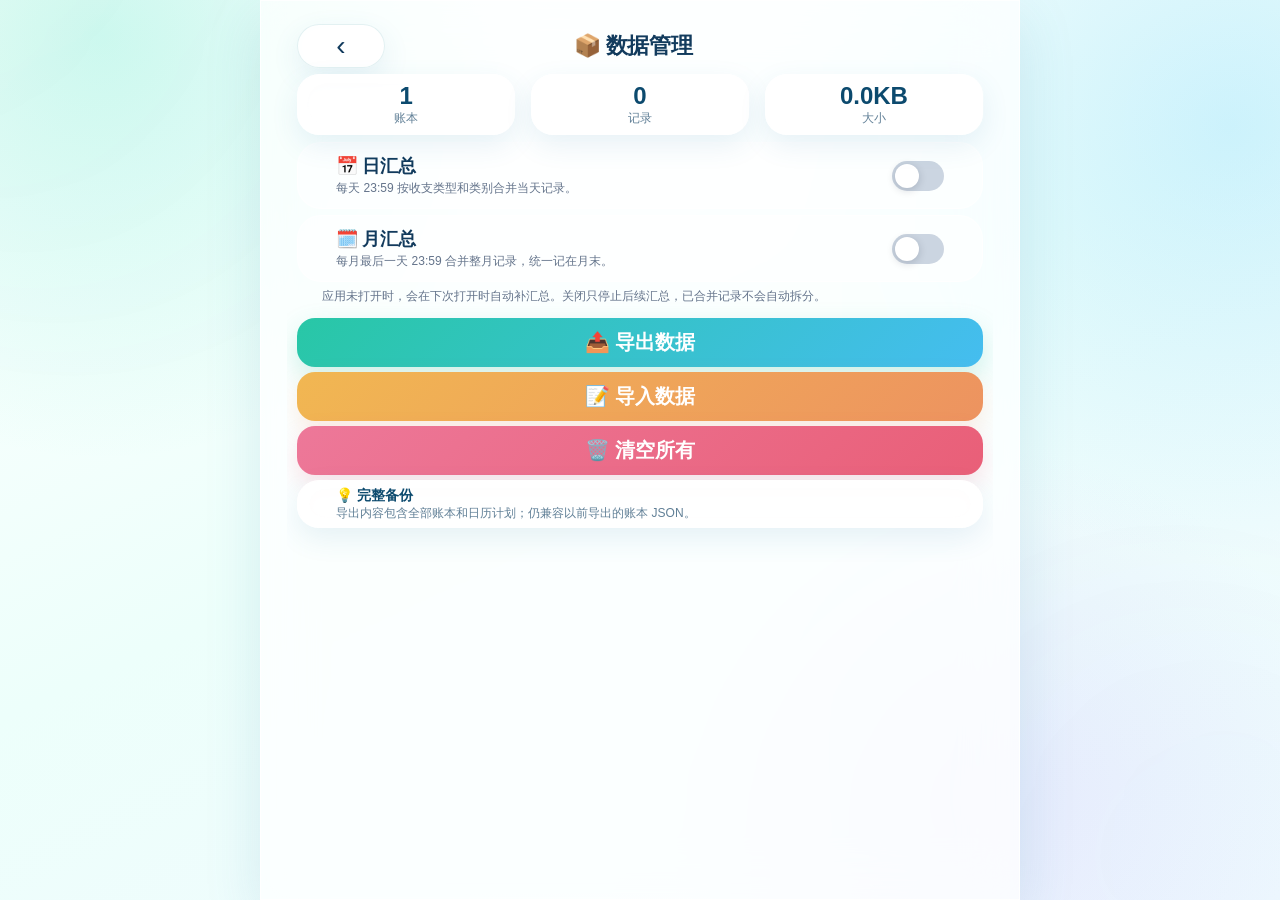
<file: data-manage.html>
<!DOCTYPE html>
<html lang="zh-CN">
<head>
    <meta charset="UTF-8">
    <meta name="viewport" content="width=device-width, initial-scale=1.0, maximum-scale=1.0, user-scalable=no, viewport-fit=cover">
    <title>数据管理</title>
    <style>
        * { margin: 0; padding: 0; box-sizing: border-box; font-family: -apple-system, BlinkMacSystemFont, "Segoe UI", Roboto, sans-serif; }
        html, body { width: 100%; min-height: 100vh; min-height: 100dvh; background: #f5f9fc; display: flex; justify-content: center; align-items: center; padding: 0; margin: 0; overflow: hidden; position: relative; }
        body::before { content: ''; position: fixed; top: -30%; left: -20%; width: 70%; height: 70%; background: radial-gradient(circle at 20% 30%, rgba(52,211,153,0.06) 0%, rgba(56,189,248,0.04) 40%, transparent 70%); border-radius: 50%; pointer-events: none; animation: floatGlow 16s ease-in-out infinite alternate; z-index: 0; filter: blur(60px); }
        body::after { content: ''; position: fixed; bottom: -20%; right: -15%; width: 60%; height: 60%; background: radial-gradient(circle at 70% 60%, rgba(56,189,248,0.05) 0%, rgba(52,211,153,0.03) 40%, transparent 70%); border-radius: 50%; pointer-events: none; animation: floatGlow 20s ease-in-out infinite alternate-reverse; z-index: 0; filter: blur(60px); }
        @keyframes floatGlow { 0% { transform: translate(0,0) scale(1); opacity:0.5; } 100% { transform: translate(30px,-20px) scale(1.1); opacity:0.8; } }
        .bubble { position: fixed; border-radius: 50%; pointer-events: none; z-index: 0; border: 1px solid rgba(255,255,255,0.5); backdrop-filter: blur(6px); -webkit-backdrop-filter: blur(6px); box-shadow: inset 0 -8px 30px rgba(255,255,255,0.2), 0 8px 40px rgba(52,211,153,0.03); animation: bubbleFloat 22s ease-in-out infinite alternate; }
        .bubble::after { content: ''; position: absolute; top: 12%; left: 22%; width: 35%; height: 22%; background: radial-gradient(circle, rgba(255,255,255,0.6) 0%, transparent 70%); border-radius: 50%; transform: rotate(-25deg); }
        .bubble:nth-child(1) { width: 30vmin; height: 30vmin; top: 2%; left: -2%; background: radial-gradient(circle at 30% 20%, rgba(255,255,255,0.3), rgba(52,211,153,0.03) 60%); animation-duration: 24s; }
        .bubble:nth-child(2) { width: 22vmin; height: 22vmin; bottom: 10%; right: 2%; background: radial-gradient(circle at 40% 25%, rgba(255,255,255,0.35), rgba(56,189,248,0.04) 60%); animation-duration: 28s; animation-delay: -5s; }
        .bubble:nth-child(3) { width: 14vmin; height: 14vmin; top: 40%; left: 80%; background: radial-gradient(circle at 35% 20%, rgba(255,255,255,0.4), rgba(52,211,153,0.04) 60%); animation-duration: 20s; animation-delay: -9s; }
        .bubble:nth-child(4) { width: 18vmin; height: 18vmin; top: 18%; right: 18%; background: radial-gradient(circle at 25% 20%, rgba(255,255,255,0.25), rgba(56,189,248,0.03) 60%); animation-duration: 26s; animation-delay: -3s; }
        @keyframes bubbleFloat { 0% { transform: translate(0,0) scale(1) rotate(0deg); opacity:0.4; } 100% { transform: translate(-20px,-25px) scale(1.06) rotate(6deg); opacity:0.8; } }
        .app-container { width: 100%; height: 100vh; height: 100dvh; background: rgba(255,255,255,0.50); backdrop-filter: blur(32px) saturate(1.6); -webkit-backdrop-filter: blur(32px) saturate(1.6); border-radius: 0; padding: 2.5vh 2.8vw 1.8vh; box-shadow: 0 20px 80px rgba(0,0,0,0.02), 0 8px 40px rgba(52,211,153,0.03), inset 0 1px 0 rgba(255,255,255,0.7); border: none; position: relative; z-index: 1; display: flex; flex-direction: column; overflow: hidden; }
        .top-fixed { flex-shrink: 0; position: relative; z-index: 2; }
        .header { display: flex; justify-content: space-between; align-items: center; margin-bottom: 0.6vh; }
        .header h1 { font-size: clamp(16px, 4.5vw, 22px); font-weight: 700; color: #0c4a6e; }
        .header .back { font-size: clamp(20px, 5.5vw, 28px); background: rgba(255,255,255,0.4); backdrop-filter: blur(12px); padding: 0.2vh 3vw; border-radius: 30px; cursor: pointer; border: 1px solid rgba(255,255,255,0.3); line-height: 1.4; }
        .header .back:active { transform: scale(0.92); background: rgba(255,255,255,0.7); }
        .stats-mini { display: grid; grid-template-columns: 1fr 1fr 1fr; gap: 1.2vw; margin-bottom: 0.8vh; }
        .stat-card { background: rgba(255,255,255,0.4); backdrop-filter: blur(12px); border-radius: clamp(14px, 4vw, 24px); padding: 0.8vh 0.5vw; text-align: center; border: 1px solid rgba(255,255,255,0.3); }
        .stat-card .num { font-size: clamp(14px, 4.2vw, 24px); font-weight: 700; color: #0c4a6e; }
        .stat-card .label { font-size: clamp(8px, 2.2vw, 12px); color: #64748b; }
        .scroll-area { flex: 1; overflow-y: auto; margin: 0 -0.8vw; padding: 0 0.8vw; min-height: 0; position: relative; z-index: 1; }
        .scroll-area::-webkit-scrollbar { width: 3px; }
        .scroll-area::-webkit-scrollbar-thumb { background: linear-gradient(180deg, #34d399, #22d3ee); border-radius: 10px; }
        .summary-settings { display: grid; gap: 0.7vh; margin-bottom: 1vh; }
        .summary-setting { display: flex; align-items: center; gap: 3vw; padding: 1.2vh 3vw; background: rgba(255,255,255,0.55); border: 1px solid rgba(255,255,255,0.75); border-radius: clamp(16px, 4vw, 24px); }
        .summary-setting .copy { flex: 1; min-width: 0; }
        .summary-setting .title { color: #0c4a6e; font-size: clamp(13px, 3.4vw, 18px); font-weight: 700; }
        .summary-setting .desc { color: #64748b; font-size: clamp(9px, 2.3vw, 12px); line-height: 1.45; margin-top: 0.2vh; }
        .summary-switch { width: 52px; height: 30px; flex: 0 0 auto; padding: 3px; border: 0; border-radius: 999px; background: #cbd5e1; cursor: pointer; transition: background .2s ease; }
        .summary-switch .knob { display: block; width: 24px; height: 24px; border-radius: 50%; background: #fff; box-shadow: 0 2px 8px rgba(15,23,42,.18); transition: transform .2s ease; }
        .summary-switch[aria-checked="true"] { background: linear-gradient(135deg, #34d399, #22d3ee); }
        .summary-switch[aria-checked="true"] .knob { transform: translateX(22px); }
        .summary-note { color: #64748b; font-size: clamp(9px, 2.3vw, 12px); line-height: 1.45; padding: 0 2vw 0.4vh; }
        .btn-group { display: flex; flex-direction: column; gap: 0.6vh; }
        .btn { width: 100%; padding: 1.2vh 0; border: none; border-radius: 40px; font-size: clamp(13px, 3.6vw, 20px); font-weight: 600; cursor: pointer; transition: 0.1s; display: flex; align-items: center; justify-content: center; gap: 1.5vw; }
        .btn:active { transform: scale(0.95); }
        .btn-primary { background: linear-gradient(135deg, #34d399, #22d3ee); color: white; box-shadow: 0 4px 20px rgba(52,211,153,0.12); }
        .btn-warning { background: linear-gradient(135deg, #fbbf24, #f59e0b); color: white; box-shadow: 0 4px 20px rgba(251,191,36,0.12); }
        .btn-danger { background: linear-gradient(135deg, #f472b6, #ec4899); color: white; box-shadow: 0 4px 20px rgba(244,114,182,0.12); }
        .footer-tip { background: rgba(255,255,255,0.4); backdrop-filter: blur(12px); border-radius: clamp(14px, 4vw, 22px); padding: 0.6vh 3vw; border: 1px solid rgba(255,255,255,0.3); margin-top: 0.6vh; flex-shrink: 0; }
        .footer-tip .tip-title { font-weight: 600; color: #0c4a6e; font-size: clamp(10px, 2.6vw, 14px); }
        .footer-tip .tip-desc { font-size: clamp(9px, 2.2vw, 12px); color: #64748b; }
        .toast { position: fixed; top: 4vh; left: 50%; transform: translateX(-50%); background: rgba(0,0,0,0.7); backdrop-filter: blur(16px); color: white; padding: 1.2vh 5vw; border-radius: 40px; font-size: clamp(13px, 3.4vw, 18px); z-index: 500; opacity: 0; transition: 0.25s; pointer-events: none; border: 1px solid rgba(255,255,255,0.06); white-space: nowrap; }
        .toast.show { opacity: 1; }
        .modal-overlay { display: none; position: fixed; inset: 0; background: rgba(0,0,0,0.04); backdrop-filter: blur(16px); align-items: center; justify-content: center; z-index: 400; }
        .modal-overlay.open { display: flex; }
        .modal-box { background: rgba(255,255,255,0.7); backdrop-filter: blur(28px); border-radius: clamp(32px, 10vw, 52px); padding: 3vh 5vw; max-width: 400px; width: 86%; box-shadow: 0 30px 80px rgba(0,0,0,0.02); border: 1px solid rgba(255,255,255,0.3); max-height: 90vh; overflow-y: auto; }
        .modal-box h3 { color: #0c4a6e; font-size: clamp(17px, 4.5vw, 24px); }
        .modal-box .sub { color: #64748b; font-size: clamp(11px, 3vw, 16px); margin: 0.4vh 0 0.8vh; }
        .modal-box textarea { width: 100%; height: 20vh; padding: 1.2vh 3vw; border-radius: clamp(14px, 4vw, 22px); border: 2px solid rgba(0,0,0,0.04); font-size: clamp(10px, 2.4vw, 14px); font-family: monospace; outline: none; resize: vertical; background: rgba(255,255,255,0.3); backdrop-filter: blur(4px); }
        .modal-box textarea:focus { border-color: #34d399; }
        .modal-box .data-content { background: #0c4a6e; border-radius: clamp(12px, 3.5vw, 20px); padding: 1.2vh 3vw; font-size: clamp(9px, 2.2vw, 13px); font-family: monospace; max-height: 22vh; overflow-y: auto; white-space: pre-wrap; word-break: break-all; color: #93c5fd; line-height: 1.5; }
        .modal-box .error-msg { background: #fce4ec; color: #f472b6; padding: 0.6vh 3.5vw; border-radius: 30px; font-size: clamp(11px, 3vw, 16px); display: none; margin: 0.6vh 0; }
        .modal-box .error-msg.show { display: block; }
        .modal-btns { display: flex; gap: 2.5vw; margin-top: 1vh; flex-wrap: wrap; }
        .modal-btns button { flex: 1; padding: 1.2vh 0; border: none; border-radius: 40px; font-weight: 600; font-size: clamp(12px, 3.2vw, 17px); cursor: pointer; transition: 0.1s; min-width: 12vw; }
        .modal-btns button:active { transform: scale(0.94); }
        .btn-cancel { background: rgba(240,249,255,0.4); backdrop-filter: blur(4px); color: #38bdf8; }
        .btn-confirm { background: linear-gradient(135deg, #34d399, #22d3ee); color: white; box-shadow: 0 4px 20px rgba(52,211,153,0.08); }
        .btn-copy { background: linear-gradient(135deg, #34d399, #22d3ee); color: white; }
        .btn-paste { background: linear-gradient(135deg, #34d399, #10b981); color: white; }
        .char-count { text-align: right; font-size: clamp(8px, 2vw, 12px); color: #64748b; margin-top: 0.2vh; }
        .progress-wrap { display: none; margin: 0.4vh 0; }
        .progress-wrap.active { display: block; }
        .progress-bar { width: 100%; height: 4px; background: rgba(0,0,0,0.04); border-radius: 6px; overflow: hidden; }
        .progress-bar .fill { height: 100%; background: linear-gradient(90deg, #34d399, #22d3ee); width: 0%; transition: width 0.3s; }
        .progress-text { font-size: clamp(9px, 2.4vw, 13px); color: #64748b; text-align: center; }
    </style>
    <link rel="stylesheet" href="theme.css">
</head>
<body class="page-data">
<div class="bubble"></div><div class="bubble"></div><div class="bubble"></div><div class="bubble"></div>
<div class="app-container">
    <div class="top-fixed">
        <div class="header"><span class="back" id="backBtn">‹</span><h1>📦 数据管理</h1><span style="width:8vw;"></span></div>
        <div class="stats-mini">
            <div class="stat-card"><div class="num" id="totalBooks">0</div><div class="label">账本</div></div>
            <div class="stat-card"><div class="num" id="totalRecords">0</div><div class="label">记录</div></div>
            <div class="stat-card"><div class="num" id="dataSize">0KB</div><div class="label">大小</div></div>
        </div>
    </div>
    <div class="scroll-area">
        <div class="summary-settings">
            <div class="summary-setting">
                <div class="copy"><div class="title">📅 日汇总</div><div class="desc">每天 23:59 按收支类型和类别合并当天记录。</div></div>
                <button class="summary-switch" id="dailySummarySwitch" type="button" role="switch" aria-checked="false" aria-label="日汇总"><span class="knob"></span></button>
            </div>
            <div class="summary-setting">
                <div class="copy"><div class="title">🗓️ 月汇总</div><div class="desc">每月最后一天 23:59 合并整月记录，统一记在月末。</div></div>
                <button class="summary-switch" id="monthlySummarySwitch" type="button" role="switch" aria-checked="false" aria-label="月汇总"><span class="knob"></span></button>
            </div>
            <div class="summary-note">应用未打开时，会在下次打开时自动补汇总。关闭只停止后续汇总，已合并记录不会自动拆分。</div>
        </div>
        <div class="btn-group">
            <button class="btn btn-primary" id="exportBtn">📤 导出数据</button>
            <button class="btn btn-warning" id="importBtn">📝 导入数据</button>
            <button class="btn btn-danger" id="clearBtn">🗑️ 清空所有</button>
        </div>
        <div class="progress-wrap" id="progressWrap">
            <div class="progress-text" id="progressText">处理中...</div>
            <div class="progress-bar"><div class="fill" id="progressFill"></div></div>
        </div>
        <div class="footer-tip"><div class="tip-title">💡 完整备份</div><div class="tip-desc">导出内容包含全部账本和日历计划；仍兼容以前导出的账本 JSON。</div></div>
    </div>
</div>
<div class="toast" id="toast"></div>
<div class="modal-overlay" id="exportModal"><div class="modal-box"><h3>📤 导出数据</h3><div class="sub">点击复制按钮保存数据</div><div class="data-content" id="exportDataContent">加载中...</div><div class="modal-btns"><button class="btn-cancel" id="exportCloseBtn">关闭</button><button class="btn-copy" id="exportCopyBtn">📋 复制</button></div></div></div>
<div class="modal-overlay" id="importModal"><div class="modal-box"><h3>📝 导入数据</h3><div class="sub">粘贴 JSON 数据</div><textarea id="importTextarea" placeholder='{"账本":{"records":[]}}'></textarea><div class="char-count" id="charCount">0 字符</div><div class="error-msg" id="errorMsg">❌ 格式错误</div><div class="modal-btns"><button class="btn-cancel" id="importCloseBtn">取消</button><button class="btn-paste" id="pasteBtn">📋 粘贴</button><button class="btn-confirm" id="importConfirmBtn">导入</button></div></div></div>
<script src="summary.js"></script>
<script>
    const BOOKS_KEY = 'my_books_data', CURRENT_KEY = 'my_current_book', PLANS_KEY = 'my_calendar_plan';
    function getBooks() { try { const r = localStorage.getItem(BOOKS_KEY); if (!r) { const d = { '账本': { records: [] } }; localStorage.setItem(BOOKS_KEY, JSON.stringify(d)); return d; } return JSON.parse(r); } catch { return { '账本': { records: [] } }; } }
    function saveBooks(b) { localStorage.setItem(BOOKS_KEY, JSON.stringify(b)); }
    function getPlans() { try { const p = JSON.parse(localStorage.getItem(PLANS_KEY) || '{}'); return p && typeof p === 'object' && !Array.isArray(p) ? p : {}; } catch { return {}; } }
    function getCurrentBook() { let n = localStorage.getItem(CURRENT_KEY); const b = getBooks(); if (!n || !b[n]) { const f = Object.keys(b)[0] || '账本'; localStorage.setItem(CURRENT_KEY, f); return f; } return n; }
    function updateStats() { const b = getBooks(); const keys = Object.keys(b); let total = 0; keys.forEach(k => total += (b[k].records || []).length); const size = ((JSON.stringify(b).length + JSON.stringify(getPlans()).length) / 1024).toFixed(1); document.getElementById('totalBooks').textContent = keys.length; document.getElementById('totalRecords').textContent = total; document.getElementById('dataSize').textContent = size + 'KB'; }
    function validateBooks(books) {
        if (!books || typeof books !== 'object' || Array.isArray(books)) throw new Error('账本格式错误');
        const names = Object.keys(books);
        if (!names.length) throw new Error('账本数据为空');
        if (names.length > 100) throw new Error('账本数量过多');
        let total = 0;
        names.forEach(name => {
            if (!name.trim() || name.length > 30) throw new Error('账本名称不合法');
            const book = books[name];
            if (!book || !Array.isArray(book.records)) throw new Error('账本缺少 records 字段');
            total += book.records.length;
            book.records.forEach((r, index) => {
                if (!r || typeof r !== 'object') throw new Error(`${name} 第 ${index + 1} 条记录格式错误`);
                if (r.type !== 'income' && r.type !== 'expense') throw new Error(`${name} 第 ${index + 1} 条收支类型错误`);
                if (!Number.isFinite(Number(r.amount)) || Number(r.amount) <= 0) throw new Error(`${name} 第 ${index + 1} 条金额错误`);
                if (typeof r.date !== 'string' || !/^\d{4}-\d{2}-\d{2}$/.test(r.date)) throw new Error(`${name} 第 ${index + 1} 条日期错误`);
                if (typeof r.category !== 'string' || !r.category.trim()) throw new Error(`${name} 第 ${index + 1} 条分类错误`);
                if (r.note != null && typeof r.note !== 'string') throw new Error(`${name} 第 ${index + 1} 条备注错误`);
                if (r.id == null || String(r.id).length > 100) throw new Error(`${name} 第 ${index + 1} 条编号错误`);
            });
        });
        if (total > 100000) throw new Error('记录数量过多');
        return total;
    }
    function validatePlans(plans) {
        if (!plans || typeof plans !== 'object' || Array.isArray(plans)) throw new Error('计划格式错误');
        Object.keys(plans).forEach(date => {
            if (!/^\d{4}-\d{1,2}-\d{1,2}$/.test(date) || !Array.isArray(plans[date]) || plans[date].some(text => typeof text !== 'string')) throw new Error('计划数据格式错误');
        });
    }
    function vibrate() { if (navigator.vibrate) navigator.vibrate(6); }
    let toastTimer; function showToast(msg) { const el = document.getElementById('toast'); el.textContent = msg; el.classList.add('show'); clearTimeout(toastTimer); toastTimer = setTimeout(() => el.classList.remove('show'), 2000); }
    function copyText(text) { if (navigator.clipboard && navigator.clipboard.writeText) { navigator.clipboard.writeText(text).then(() => showToast('✅ 已复制')).catch(() => fallbackCopy(text)); } else fallbackCopy(text); }
    function fallbackCopy(text) { const ta = document.createElement('textarea'); ta.value = text; ta.style.position = 'fixed'; ta.style.left = '-9999px'; document.body.appendChild(ta); ta.select(); try { document.execCommand('copy'); showToast('✅ 已复制'); } catch(e) { showToast('❌ 复制失败'); } document.body.removeChild(ta); }
    function showProgress(text, pct) { const w = document.getElementById('progressWrap'); w.classList.add('active'); document.getElementById('progressText').textContent = text; document.getElementById('progressFill').style.width = Math.min(pct,100) + '%'; }
    function hideProgress() { document.getElementById('progressWrap').classList.remove('active'); document.getElementById('progressFill').style.width = '0%'; }
    function renderSummarySettings() {
        const settings = window.BillSummary ? BillSummary.getSettings() : { daily:false, monthly:false };
        document.getElementById('dailySummarySwitch').setAttribute('aria-checked', settings.daily ? 'true' : 'false');
        document.getElementById('monthlySummarySwitch').setAttribute('aria-checked', settings.monthly ? 'true' : 'false');
    }
    function toggleSummary(kind) {
        if (!window.BillSummary) { showToast('❌ 汇总功能加载失败'); return; }
        const current = BillSummary.getSettings();
        const enabled = !current[kind];
        BillSummary.setEnabled(kind, enabled);
        renderSummarySettings();
        updateStats();
        showToast((enabled ? '✅ 已开启' : '已关闭') + (kind === 'daily' ? '日汇总' : '月汇总'));
        vibrate();
    }
    document.getElementById('exportBtn').addEventListener('click', function() {
        vibrate(); const backup = { app: '云简', version: 3, exportedAt: new Date().toISOString(), books: getBooks(), currentBook: getCurrentBook(), plans: getPlans(), summarySettings: window.BillSummary ? BillSummary.getSettings() : undefined }; const str = JSON.stringify(backup, null, 2);
        document.getElementById('exportDataContent').textContent = str;
        document.getElementById('exportModal').classList.add('open');
    });
    document.getElementById('exportCopyBtn').addEventListener('click', function() { copyText(document.getElementById('exportDataContent').textContent); });
    document.getElementById('exportCloseBtn').addEventListener('click', function() { document.getElementById('exportModal').classList.remove('open'); });
    document.getElementById('importBtn').addEventListener('click', function() { vibrate(); document.getElementById('importTextarea').value = ''; document.getElementById('charCount').textContent = '0 字符'; document.getElementById('errorMsg').classList.remove('show'); document.getElementById('importModal').classList.add('open'); setTimeout(() => document.getElementById('importTextarea').focus(), 200); });
    document.getElementById('importTextarea').addEventListener('input', function() { document.getElementById('charCount').textContent = this.value.length + ' 字符'; document.getElementById('errorMsg').classList.remove('show'); });
    document.getElementById('pasteBtn').addEventListener('click', async function() { try { if (navigator.clipboard && navigator.clipboard.readText) { const t = await navigator.clipboard.readText(); document.getElementById('importTextarea').value = t; document.getElementById('charCount').textContent = t.length + ' 字符'; showToast('✅ 已粘贴'); } else showToast('⚠️ 请手动粘贴'); } catch(e) { showToast('⚠️ 请手动粘贴'); } });
    document.getElementById('importConfirmBtn').addEventListener('click', function() {
        const text = document.getElementById('importTextarea').value.trim();
        if (!text) { showToast('⚠️ 请粘贴数据'); return; }
        try {
            const parsed = JSON.parse(text);
            const isFullBackup = parsed && parsed.version >= 2 && parsed.books;
            const books = isFullBackup ? parsed.books : parsed;
            const plans = isFullBackup ? (parsed.plans || {}) : getPlans();
            const summarySettings = isFullBackup && parsed.summarySettings ? parsed.summarySettings : null;
            const total = validateBooks(books);
            validatePlans(plans);
            const names = Object.keys(books);
            const selectedBook = isFullBackup && books[parsed.currentBook] ? parsed.currentBook : names[0];
            if (confirm(`确定导入？\n📊 ${names.length} 个账本，📝 ${total} 条记录\n📅 ${Object.keys(plans).length} 天计划\n⚠️ 当前数据将被替换`)) {
                showProgress('导入中...', 50);
                setTimeout(() => {
                    try {
                        saveBooks(books);
                        if (window.BillSummary) BillSummary.clearGeneratedNotes();
                        localStorage.setItem(CURRENT_KEY, selectedBook);
                        if (isFullBackup) localStorage.setItem(PLANS_KEY, JSON.stringify(plans));
                        if (summarySettings && window.BillSummary) BillSummary.replaceSettings(summarySettings);
                        showProgress('完成', 100);
                        setTimeout(() => {
                            hideProgress();
                            updateStats();
                            renderSummarySettings();
                            document.getElementById('importModal').classList.remove('open');
                            showToast('✅ 完整数据导入成功');
                        }, 400);
                    } catch(e) {
                        hideProgress();
                        showToast('❌ 保存失败，存储空间可能不足');
                    }
                }, 300);
            }
        } catch(e) {
            document.getElementById('errorMsg').textContent = '❌ ' + e.message;
            document.getElementById('errorMsg').classList.add('show');
        }
    });
    document.getElementById('importCloseBtn').addEventListener('click', function() { document.getElementById('importModal').classList.remove('open'); });
    document.getElementById('dailySummarySwitch').addEventListener('click', function() { toggleSummary('daily'); });
    document.getElementById('monthlySummarySwitch').addEventListener('click', function() { toggleSummary('monthly'); });
    document.getElementById('clearBtn').addEventListener('click', function() { vibrate(); if (confirm('🗑️ 确定清空全部账本和计划？不可恢复！')) { if (confirm('⚠️ 最后确认：建议先导出备份，仍要清空吗？')) { const def = { '账本': { records: [] } }; saveBooks(def); localStorage.setItem(CURRENT_KEY, '账本'); localStorage.setItem(PLANS_KEY, '{}'); updateStats(); showToast('🗑️ 全部数据已清空'); } } });
    document.getElementById('backBtn').addEventListener('click', function() { vibrate(); window.location.href = 'index.html'; });
    document.querySelectorAll('.modal-overlay').forEach(el => { el.addEventListener('click', function(e) { if (e.target === this) this.classList.remove('open'); }); });
    window.addEventListener('bill-summary-updated', updateStats);
    document.addEventListener('DOMContentLoaded', function() { updateStats(); renderSummarySettings(); });
</script>
</body>
</html>
</file>
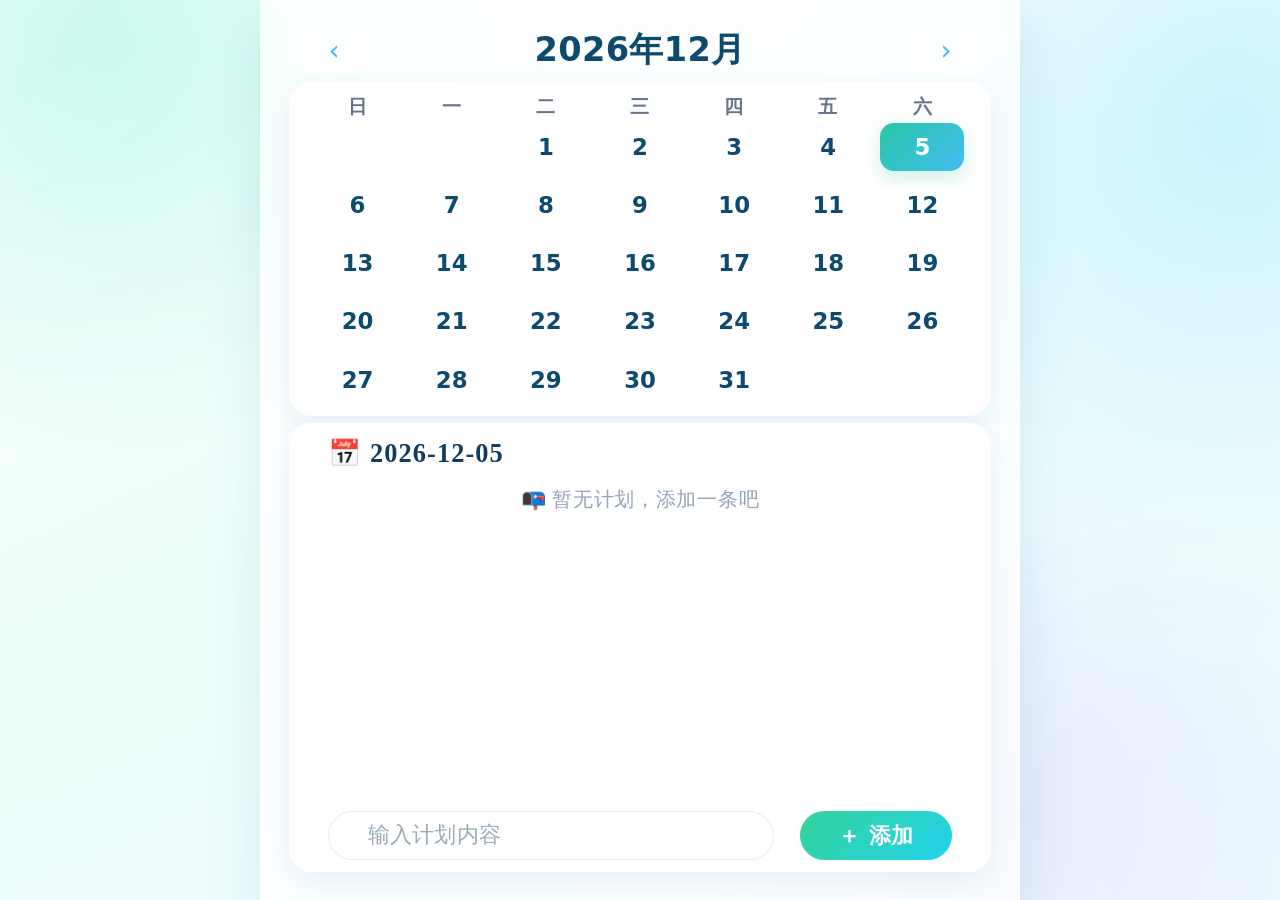
<file: plan.html>
<!DOCTYPE html>
<html lang="zh-CN">
<head>
    <meta charset="UTF-8">
    <meta name="viewport" content="width=device-width, initial-scale=1.0, maximum-scale=1.0, user-scalable=no, viewport-fit=cover">
    <title>月计划</title>
    <style>
        * { margin: 0; padding: 0; box-sizing: border-box; font-family: -apple-system, BlinkMacSystemFont, "Segoe UI", Roboto, sans-serif; }
        html, body { width: 100%; height: 100vh; height: 100dvh; background: #f5f9fc; display: flex; justify-content: center; align-items: center; overflow: hidden; }
        body::before { content: ''; position: fixed; top: -30%; left: -20%; width: 70%; height: 70%; background: radial-gradient(circle at 20% 30%, rgba(52,211,153,0.06) 0%, rgba(56,189,248,0.04) 40%, transparent 70%); border-radius: 50%; pointer-events: none; animation: floatGlow 16s ease-in-out infinite alternate; z-index: 0; filter: blur(60px); }
        body::after { content: ''; position: fixed; bottom: -20%; right: -15%; width: 60%; height: 60%; background: radial-gradient(circle at 70% 60%, rgba(56,189,248,0.05) 0%, rgba(52,211,153,0.03) 40%, transparent 70%); border-radius: 50%; pointer-events: none; animation: floatGlow 20s ease-in-out infinite alternate-reverse; z-index: 0; filter: blur(60px); }
        @keyframes floatGlow { 0% { transform: translate(0,0) scale(1); opacity:0.5; } 100% { transform: translate(30px,-20px) scale(1.1); opacity:0.8; } }
        .app { width: 100%; height: 100%; background: rgba(255,255,255,0.50); backdrop-filter: blur(32px) saturate(1.6); -webkit-backdrop-filter: blur(32px) saturate(1.6); padding: 2.5vh 2.8vw 1.8vh; display: flex; flex-direction: column; overflow: hidden; position: relative; z-index: 1; }
        .header { display: flex; justify-content: space-between; align-items: center; font-size: clamp(18px, 5vw, 26px); font-weight: 700; color: #0c4a6e; flex-shrink: 0; }
        .header button { border: none; border-radius: 30px; padding: 0.2vh 3vw; background: rgba(255,255,255,0.4); backdrop-filter: blur(12px); color: #38bdf8; font-size: clamp(20px, 5.5vw, 28px); cursor: pointer; border: 1px solid rgba(255,255,255,0.3); line-height: 1.4; }
        .header button:active { transform: scale(0.90); background: rgba(255,255,255,0.6); }
        .calendar { margin-top: 1vh; background: rgba(255,255,255,0.4); backdrop-filter: blur(12px); border-radius: clamp(20px, 5vw, 30px); padding: 1.2vh 2vw; border: 1px solid rgba(255,255,255,0.3); flex-shrink: 0; }
        .week, .days { display: grid; grid-template-columns: repeat(7, 1fr); gap: 0.8vw; text-align: center; }
        .week { color: #64748b; font-size: clamp(10px, 2.6vw, 14px); font-weight: 500; margin-bottom: 0.4vh; }
        .day { height: clamp(32px, 7vh, 48px); border-radius: clamp(12px, 3vw, 18px); display: flex; align-items: center; justify-content: center; font-size: clamp(12px, 3.2vw, 17px); font-weight: 500; color: #0c4a6e; cursor: pointer; transition: 0.1s; background: transparent; }
        .day:active { transform: scale(0.90); }
        .day.active { background: linear-gradient(135deg, #34d399, #22d3ee); color: white; font-weight: 600; box-shadow: 0 4px 20px rgba(52,211,153,0.08); }
        .day.plan { border-bottom: 3px solid #22d3ee; border-radius: 0; }
        .day.plan.active { border-bottom: 3px solid white; }
        .detail { flex: 1; margin-top: 0.8vh; background: rgba(255,255,255,0.4); backdrop-filter: blur(12px); border-radius: clamp(20px, 5vw, 30px); padding: 1.2vh 3vw; border: 1px solid rgba(255,255,255,0.3); display: flex; flex-direction: column; overflow: hidden; min-height: 0; }
        .detail h3 { font-size: clamp(14px, 3.8vw, 20px); color: #0c4a6e; flex-shrink: 0; }
        .plan-list { flex: 1; overflow-y: auto; margin: 0.4vh 0; }
        .plan-list::-webkit-scrollbar { width: 2px; }
        .plan-list::-webkit-scrollbar-thumb { background: linear-gradient(180deg, #34d399, #22d3ee); border-radius: 10px; }
        .plan-item { display: flex; justify-content: space-between; align-items: center; padding: 0.8vh 2vw; border-radius: clamp(12px, 3vw, 18px); background: rgba(255,255,255,0.4); margin-bottom: 0.4vh; border: 1px solid rgba(255,255,255,0.2); font-size: clamp(12px, 3.2vw, 16px); color: #0c4a6e; }
        .plan-item button { border: none; background: rgba(244,114,182,0.15); color: #f472b6; padding: 0.2vh 2vw; border-radius: 30px; font-size: clamp(10px, 2.6vw, 14px); cursor: pointer; }
        .plan-item button:active { transform: scale(0.90); }
        .input-row { display: flex; gap: 2vw; margin-top: 0.4vh; flex-shrink: 0; }
        .input-row input { flex: 1; padding: 1vh 3vw; border: none; border-radius: 30px; background: rgba(255,255,255,0.4); backdrop-filter: blur(8px); font-size: clamp(12px, 3.2vw, 16px); outline: none; border: 1px solid rgba(255,255,255,0.3); }
        .input-row button { padding: 0.8vh 3vw; border: none; border-radius: 30px; background: linear-gradient(135deg, #34d399, #22d3ee); color: white; font-weight: 600; font-size: clamp(12px, 3.2vw, 16px); cursor: pointer; }
        .input-row button:active { transform: scale(0.94); }
        .empty-plan { color: #94a3b8; font-size: clamp(11px, 3vw, 15px); text-align: center; padding: 1vh 0; }
        .toast { position: fixed; top: 4vh; left: 50%; transform: translateX(-50%); background: rgba(0,0,0,0.7); backdrop-filter: blur(16px); color: white; padding: 1.2vh 5vw; border-radius: 40px; font-size: clamp(13px, 3.4vw, 18px); z-index: 500; opacity: 0; transition: 0.25s; pointer-events: none; border: 1px solid rgba(255,255,255,0.06); white-space: nowrap; }
        .toast.show { opacity: 1; }
    </style>
    <link rel="stylesheet" href="theme.css">
</head>
<body class="page-plan">
<div class="app">
    <div class="header">
        <button id="prevMonthBtn">‹</button>
        <div id="month"></div>
        <button id="nextMonthBtn">›</button>
    </div>
    <div class="calendar">
        <div class="week"><span>日</span><span>一</span><span>二</span><span>三</span><span>四</span><span>五</span><span>六</span></div>
        <div class="days" id="days"></div>
    </div>
    <div class="detail">
        <h3 id="selectDate">📅 选择日期</h3>
        <div class="plan-list" id="planList"></div>
        <div class="input-row">
            <input id="planInput" placeholder="输入计划内容">
            <button id="addPlanBtn">＋ 添加</button>
        </div>
    </div>
</div>
<div class="toast" id="toast"></div>
<script src="summary.js"></script>
<script>
    (function() {
        var KEY = "my_calendar_plan";
        var ROLLED_KEY = "my_calendar_plan_rolled";
        var date = new Date();
        var selected = "";
        
        function normalizeDateKey(key) {
            var match = String(key).match(/^(\d{4})-(\d{1,2})-(\d{1,2})$/);
            if (!match) return key;
            return match[1] + '-' + match[2].padStart(2, '0') + '-' + match[3].padStart(2, '0');
        }

        function getData() {
            var raw = {};
            try { raw = JSON.parse(localStorage.getItem(KEY) || "{}"); } catch (_) {}
            var normalized = {};
            Object.keys(raw).forEach(function(key) {
                var target = normalizeDateKey(key);
                if (!Array.isArray(raw[key])) return;
                if (!normalized[target]) normalized[target] = [];
                normalized[target] = normalized[target].concat(raw[key]);
            });
            return normalized;
        }
        
        function saveData(d) { 
            try {
                localStorage.setItem(KEY, JSON.stringify(d));
                return true;
            } catch (e) {
                showToast('❌ 保存失败，请先导出备份');
                return false;
            }
        }

        function getRolledMeta() {
            var raw = {};
            try { raw = JSON.parse(localStorage.getItem(ROLLED_KEY) || '{}'); } catch (_) {}
            var normalized = {};
            Object.keys(raw).forEach(function(key) {
                var target = normalizeDateKey(key);
                if (!Array.isArray(raw[key])) return;
                if (!normalized[target]) normalized[target] = [];
                normalized[target] = normalized[target].concat(raw[key].map(Boolean));
            });
            return normalized;
        }

        function saveRolledMeta(meta) {
            try { localStorage.setItem(ROLLED_KEY, JSON.stringify(meta)); return true; }
            catch (_) { return false; }
        }

        function rolloverOverduePlans() {
            var data = getData();
            var rolledMeta = getRolledMeta();
            var today = getTodayStr();
            var moved = 0;
            if (!rolledMeta[today]) rolledMeta[today] = [];
            while (rolledMeta[today].length < (data[today] || []).length) rolledMeta[today].push(false);
            Object.keys(data).sort().forEach(function(key) {
                if (key < today && Array.isArray(data[key]) && data[key].length) {
                    if (!data[today]) data[today] = [];
                    moved += data[key].length;
                    data[today] = data[today].concat(data[key]);
                    rolledMeta[today] = rolledMeta[today].concat(data[key].map(function() { return true; }));
                    delete data[key];
                    delete rolledMeta[key];
                }
            });
            if (moved) { saveData(data); saveRolledMeta(rolledMeta); }
            return moved;
        }

        function escapeHtml(value) { return String(value == null ? '' : value).replace(/[&<>"']/g, function(ch) { return { '&':'&amp;', '<':'&lt;', '>':'&gt;', '"':'&quot;', "'":'&#39;' }[ch]; }); }
        
        function vibrate() { 
            if (navigator.vibrate) navigator.vibrate(6); 
        }
        
        var toastTimer;
        function showToast(msg) {
            var el = document.getElementById('toast');
            el.textContent = msg;
            el.classList.add('show');
            clearTimeout(toastTimer);
            toastTimer = setTimeout(function() { el.classList.remove('show'); }, 1800);
        }
        
        function getTodayStr() {
            var d = new Date();
            return d.getFullYear() + '-' + String(d.getMonth()+1).padStart(2,'0') + '-' + String(d.getDate()).padStart(2,'0');
        }
        
        function renderCalendar() {
            var y = date.getFullYear(), m = date.getMonth();
            document.getElementById("month").textContent = y + '年' + (m+1) + '月';
            var box = document.getElementById("days");
            box.innerHTML = "";
            var first = new Date(y, m, 1).getDay();
            var total = new Date(y, m+1, 0).getDate();
            var data = getData();
            var today = getTodayStr();
            
            for (var i = 0; i < first; i++) { 
                box.innerHTML += "<div></div>"; 
            }
            
            for (var d = 1; d <= total; d++) {
                var key = y + '-' + String(m+1).padStart(2,'0') + '-' + String(d).padStart(2,'0');
                var cls = "day";
                if (key === today) cls += " active";
                if (data[key] && data[key].length > 0) cls += " plan";
                box.innerHTML += '<div class="' + cls + '" data-key="' + key + '">' + d + '</div>';
            }
            
            box.querySelectorAll('.day').forEach(function(el) {
                el.addEventListener('click', function() {
                    var key = this.dataset.key;
                    if (key) { 
                        selectDay(key); 
                        vibrate(); 
                    }
                });
            });
            
            if (!selected) {
                var todayKey = getTodayStr();
                var exists = box.querySelector('[data-key="' + todayKey + '"]');
                if (exists) {
                    selectDay(todayKey);
                } else {
                    var firstKey = y + '-' + String(m+1).padStart(2,'0') + '-01';
                    selectDay(firstKey);
                }
            } else {
                var parts = selected.split('-');
                if (parseInt(parts[0]) !== y || parseInt(parts[1]) !== m+1) {
                    var todayKey = getTodayStr();
                    var exists = box.querySelector('[data-key="' + todayKey + '"]');
                    if (exists) {
                        selectDay(todayKey);
                    } else {
                        var firstKey = y + '-' + String(m+1).padStart(2,'0') + '-01';
                        selectDay(firstKey);
                    }
                } else {
                    renderPlans();
                }
            }
        }
        
        function selectDay(key) {
            selected = key;
            document.getElementById("selectDate").textContent = '📅 ' + key;
            renderPlans();
            document.querySelectorAll('.day').forEach(function(el) {
                el.classList.remove('active');
                if (el.dataset.key === key) el.classList.add('active');
            });
        }
        
        function renderPlans() {
            var data = getData();
            var list = data[selected] || [];
            var container = document.getElementById("planList");
            if (list.length === 0) {
                container.innerHTML = '<div class="empty-plan">📭 暂无计划，添加一条吧</div>';
                return;
            }
            var html = '';
            list.forEach(function(text, idx) {
                html += '<div class="plan-item"><span>' + escapeHtml(text) + '</span><button data-idx="' + idx + '">删除</button></div>';
            });
            container.innerHTML = html;
            container.querySelectorAll('.plan-item button').forEach(function(btn) {
                btn.addEventListener('click', function(e) {
                    e.stopPropagation();
                    var idx = parseInt(this.dataset.idx);
                    deletePlan(idx);
                });
            });
        }
        
        function addPlan() {
            var input = document.getElementById("planInput");
            var text = input.value.trim();
            if (!text) { 
                showToast('⚠️ 请输入计划内容'); 
                vibrate(); 
                return; 
            }
            if (!selected) { 
                showToast('⚠️ 请先选择日期'); 
                vibrate(); 
                return; 
            }
            var data = getData();
            if (!data[selected]) data[selected] = [];
            data[selected].push(text);
            if (!saveData(data)) return;
            var rolledMeta = getRolledMeta();
            if (!rolledMeta[selected]) rolledMeta[selected] = [];
            while (rolledMeta[selected].length < data[selected].length - 1) rolledMeta[selected].push(false);
            rolledMeta[selected].push(false);
            saveRolledMeta(rolledMeta);
            input.value = '';
            renderPlans();
            renderCalendar();
            showToast('✅ 已添加计划');
            vibrate();
        }
        
        function deletePlan(idx) {
            if (!selected) return;
            var data = getData();
            if (!data[selected] || data[selected].length <= idx) return;
            data[selected].splice(idx, 1);
            if (data[selected].length === 0) delete data[selected];
            if (!saveData(data)) return;
            var rolledMeta = getRolledMeta();
            if (Array.isArray(rolledMeta[selected])) {
                rolledMeta[selected].splice(idx, 1);
                if (!rolledMeta[selected].length) delete rolledMeta[selected];
                saveRolledMeta(rolledMeta);
            }
            renderPlans();
            renderCalendar();
            showToast('已删除');
            vibrate();
        }
        
        function changeMonth(delta) {
            date.setMonth(date.getMonth() + delta);
            selected = "";
            renderCalendar();
            vibrate();
        }
        
        document.addEventListener('DOMContentLoaded', function() {
            date = new Date();
            selected = "";
            var movedPlans = rolloverOverduePlans();
            renderCalendar();
            if (movedPlans) showToast('📌 已顺延 ' + movedPlans + ' 项未完成计划');
            
            // 左上角：切换到上一个月
            document.getElementById('prevMonthBtn').addEventListener('click', function() { 
                changeMonth(-1); 
            });
            
            // 右上角：切换到下一个月
            document.getElementById('nextMonthBtn').addEventListener('click', function() { 
                changeMonth(1); 
            });
            
            // 添加计划
            document.getElementById('addPlanBtn').addEventListener('click', addPlan);
            document.getElementById('planInput').addEventListener('keypress', function(e) {
                if (e.key === 'Enter') addPlan();
            });
            
            // ===== 仅右滑返回首页（左滑无动作） =====
            var startX = 0;
            var startY = 0;
            document.addEventListener('touchstart', function(e) { 
                startX = e.touches[0].clientX;
                startY = e.touches[0].clientY;
            }, { passive: true });
            
            document.addEventListener('touchend', function(e) {
                var endX = e.changedTouches[0].clientX;
                var endY = e.changedTouches[0].clientY;
                var deltaX = startX - endX;
                var deltaY = Math.abs(startY - endY);
                // 手指向右滑时 deltaX 为负数
                if (deltaX < -80 && Math.abs(deltaX) > deltaY * 1.5) {
                    vibrate();
                    window.location.href = 'index.html'; 
                }
                // 左滑无动作
            }, { passive: true });
        });
    })();
</script>
</body>
</html>
</file>
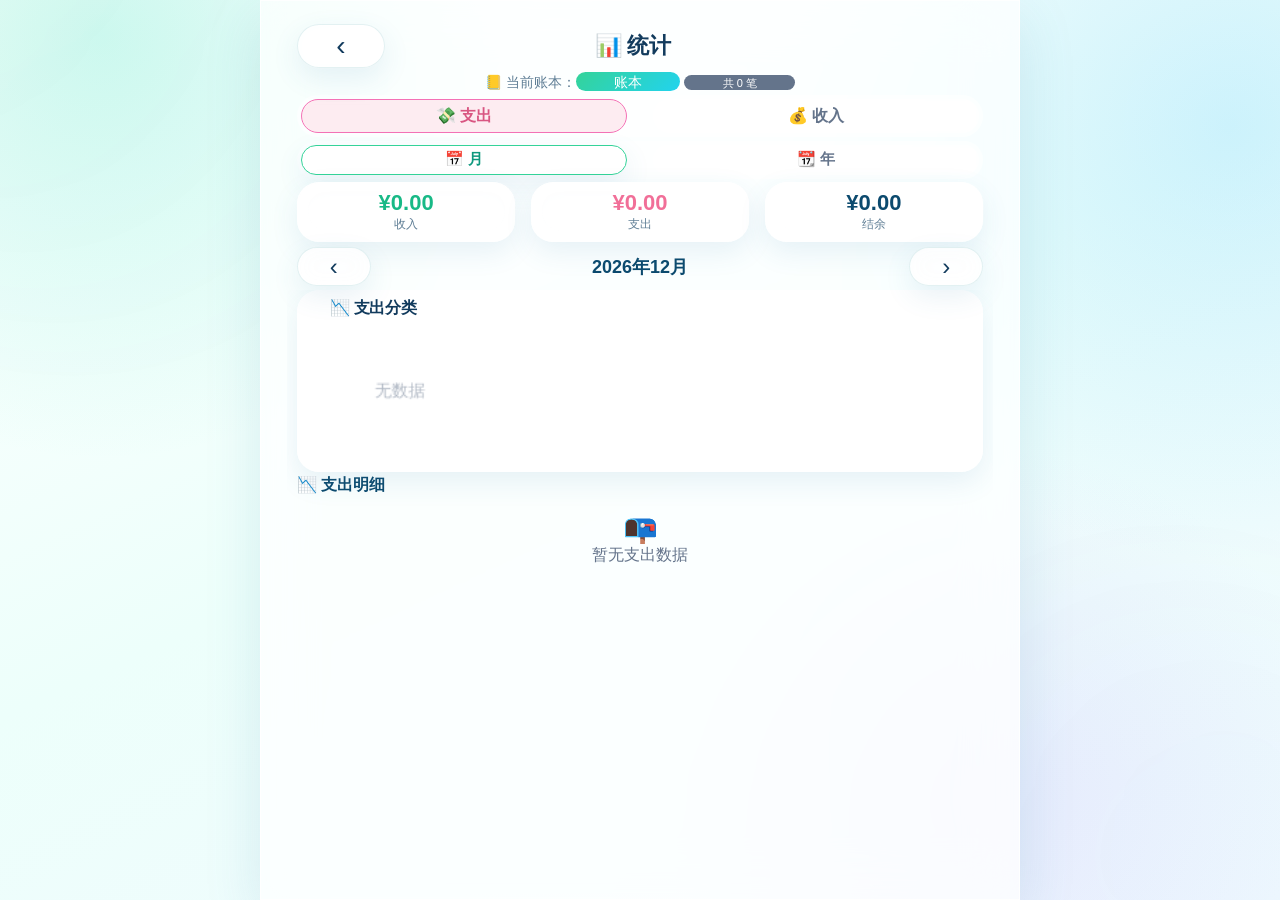
<file: stats.html>
<!DOCTYPE html>
<html lang="zh-CN">
<head>
    <meta charset="UTF-8">
    <meta name="viewport" content="width=device-width, initial-scale=1.0, maximum-scale=1.0, user-scalable=no, viewport-fit=cover">
    <title>账单统计</title>
    <style>
        * { margin: 0; padding: 0; box-sizing: border-box; font-family: -apple-system, BlinkMacSystemFont, "Segoe UI", Roboto, sans-serif; }
        html, body { width: 100%; min-height: 100vh; min-height: 100dvh; background: #f5f9fc; display: flex; justify-content: center; align-items: center; padding: 0; margin: 0; overflow: hidden; position: relative; }
        body::before { content: ''; position: fixed; top: -30%; left: -20%; width: 70%; height: 70%; background: radial-gradient(circle at 20% 30%, rgba(52,211,153,0.06) 0%, rgba(56,189,248,0.04) 40%, transparent 70%); border-radius: 50%; pointer-events: none; animation: floatGlow 16s ease-in-out infinite alternate; z-index: 0; filter: blur(60px); }
        body::after { content: ''; position: fixed; bottom: -20%; right: -15%; width: 60%; height: 60%; background: radial-gradient(circle at 70% 60%, rgba(56,189,248,0.05) 0%, rgba(52,211,153,0.03) 40%, transparent 70%); border-radius: 50%; pointer-events: none; animation: floatGlow 20s ease-in-out infinite alternate-reverse; z-index: 0; filter: blur(60px); }
        @keyframes floatGlow { 0% { transform: translate(0,0) scale(1); opacity:0.5; } 100% { transform: translate(30px,-20px) scale(1.1); opacity:0.8; } }
        .bubble { position: fixed; border-radius: 50%; pointer-events: none; z-index: 0; border: 1px solid rgba(255,255,255,0.5); backdrop-filter: blur(6px); -webkit-backdrop-filter: blur(6px); box-shadow: inset 0 -8px 30px rgba(255,255,255,0.2), 0 8px 40px rgba(52,211,153,0.03); animation: bubbleFloat 22s ease-in-out infinite alternate; }
        .bubble::after { content: ''; position: absolute; top: 12%; left: 22%; width: 35%; height: 22%; background: radial-gradient(circle, rgba(255,255,255,0.6) 0%, transparent 70%); border-radius: 50%; transform: rotate(-25deg); }
        .bubble:nth-child(1) { width: 30vmin; height: 30vmin; top: 2%; left: -2%; background: radial-gradient(circle at 30% 20%, rgba(255,255,255,0.3), rgba(52,211,153,0.03) 60%); animation-duration: 24s; }
        .bubble:nth-child(2) { width: 22vmin; height: 22vmin; bottom: 10%; right: 2%; background: radial-gradient(circle at 40% 25%, rgba(255,255,255,0.35), rgba(56,189,248,0.04) 60%); animation-duration: 28s; animation-delay: -5s; }
        .bubble:nth-child(3) { width: 14vmin; height: 14vmin; top: 40%; left: 80%; background: radial-gradient(circle at 35% 20%, rgba(255,255,255,0.4), rgba(52,211,153,0.04) 60%); animation-duration: 20s; animation-delay: -9s; }
        .bubble:nth-child(4) { width: 18vmin; height: 18vmin; top: 18%; right: 18%; background: radial-gradient(circle at 25% 20%, rgba(255,255,255,0.25), rgba(56,189,248,0.03) 60%); animation-duration: 26s; animation-delay: -3s; }
        @keyframes bubbleFloat { 0% { transform: translate(0,0) scale(1) rotate(0deg); opacity:0.4; } 100% { transform: translate(-20px,-25px) scale(1.06) rotate(6deg); opacity:0.8; } }
        .app-container { width: 100%; height: 100vh; height: 100dvh; background: rgba(255,255,255,0.50); backdrop-filter: blur(32px) saturate(1.6); -webkit-backdrop-filter: blur(32px) saturate(1.6); border-radius: 0; padding: 2.5vh 2.8vw 1.8vh; box-shadow: 0 20px 80px rgba(0,0,0,0.02), 0 8px 40px rgba(52,211,153,0.03), inset 0 1px 0 rgba(255,255,255,0.7); border: none; position: relative; z-index: 1; display: flex; flex-direction: column; overflow: hidden; }
        .top-fixed { flex-shrink: 0; position: relative; z-index: 2; }
        .header { display: flex; justify-content: space-between; align-items: center; margin-bottom: 0.6vh; }
        .header h1 { font-size: clamp(16px, 4.5vw, 22px); font-weight: 700; color: #0c4a6e; }
        .header .back { font-size: clamp(20px, 5.5vw, 28px); background: rgba(255,255,255,0.4); backdrop-filter: blur(12px); padding: 0.2vh 3vw; border-radius: 30px; cursor: pointer; border: 1px solid rgba(255,255,255,0.3); line-height: 1.4; }
        .header .back:active { transform: scale(0.92); background: rgba(255,255,255,0.7); }
        .book-bar { text-align: center; font-size: clamp(10px, 2.6vw, 14px); color: #64748b; margin-bottom: 0.4vh; }
        .book-bar span { background: linear-gradient(135deg, #34d399, #22d3ee); color: white; padding: 0.2vh 3vw; border-radius: 40px; }
        .view-toggle { display: flex; gap: 2vw; margin-bottom: 0.4vh; }
        .view-toggle button { flex: 1; padding: 0.6vh 0; border: none; border-radius: 30px; font-size: clamp(11px, 3vw, 16px); font-weight: 600; cursor: pointer; background: rgba(255,255,255,0.2); backdrop-filter: blur(4px); color: #64748b; border: 1px solid rgba(255,255,255,0.2); }
        .view-toggle button:active { transform: scale(0.94); }
        .view-toggle .active-expense { background: #fce4ec; color: #f472b6; border-color: #f472b6; }
        .view-toggle .active-income { background: #d1fae5; color: #34d399; border-color: #34d399; }
        .time-tabs { display: flex; gap: 2vw; margin-bottom: 0.4vh; }
        .time-tab { flex: 1; padding: 0.5vh 0; border: none; border-radius: 30px; font-size: clamp(10px, 2.8vw, 15px); font-weight: 600; cursor: pointer; background: rgba(255,255,255,0.2); backdrop-filter: blur(4px); color: #64748b; border: 1px solid rgba(255,255,255,0.2); }
        .time-tab:active { transform: scale(0.94); }
        .time-tab.active { background: rgba(52,211,153,0.10); color: #34d399; border-color: #34d399; }
        .stats-grid { display: grid; grid-template-columns: 1fr 1fr 1fr; gap: 1.2vw; margin-bottom: 0.4vh; }
        .stat-card { background: rgba(255,255,255,0.4); backdrop-filter: blur(12px); border-radius: clamp(14px, 4vw, 24px); padding: 0.8vh 0.5vw; text-align: center; border: 1px solid rgba(255,255,255,0.3); }
        .stat-card .num { font-size: clamp(13px, 3.8vw, 22px); font-weight: 700; color: #0c4a6e; }
        .stat-card .num.income { color: #34d399; }
        .stat-card .num.expense { color: #f472b6; }
        .stat-card .label { font-size: clamp(8px, 2.2vw, 12px); color: #64748b; }
        .time-selector { display: flex; justify-content: space-between; align-items: center; padding: 0.2vh 0 0.4vh; font-weight: 600; color: #0c4a6e; }
        .time-selector button { background: rgba(255,255,255,0.3); backdrop-filter: blur(12px); border: none; padding: 0.2vh 2.5vw; border-radius: 40px; font-size: clamp(16px, 4.5vw, 24px); cursor: pointer; color: #38bdf8; border: 1px solid rgba(255,255,255,0.3); line-height: 1.4; }
        .time-selector button:active { transform: scale(0.90); background: rgba(255,255,255,0.6); }
        .time-selector span { font-size: clamp(12px, 3.5vw, 18px); }
        .scroll-area { flex: 1; overflow-y: auto; margin: 0 -0.8vw; padding: 0 0.8vw; min-height: 0; position: relative; z-index: 1; }
        .scroll-area::-webkit-scrollbar { width: 3px; }
        .scroll-area::-webkit-scrollbar-thumb { background: linear-gradient(180deg, #34d399, #22d3ee); border-radius: 10px; }
        .chart-section { background: rgba(255,255,255,0.4); backdrop-filter: blur(12px); border-radius: clamp(14px, 4vw, 22px); padding: 0.8vh 2.5vw 1vh; margin-bottom: 0.4vh; border: 1px solid rgba(255,255,255,0.3); }
        .chart-section .title { font-size: clamp(11px, 3vw, 16px); font-weight: 600; color: #0c4a6e; margin-bottom: 0.3vh; }
        .chart-row { display: flex; flex-direction: row; align-items: center; gap: 1.5vw; flex-wrap: wrap; justify-content: center; }
        .pie-wrapper { width: clamp(80px, 25vw, 140px); height: clamp(80px, 25vw, 140px); flex-shrink: 0; }
        .pie-canvas { width: 100%; height: 100%; display: block; border-radius: 50%; }
        .legend-grid { display: grid; grid-template-columns: 1fr 1fr; gap: 0.2vh 1.5vw; flex: 1; min-width: 20vw; }
        .legend-item { display: flex; align-items: center; gap: 0.8vw; font-size: clamp(8px, 2.2vw, 12px); padding: 0.1vh 0; border-bottom: 1px solid rgba(0,0,0,0.03); }
        .legend-dot { width: clamp(6px, 1.8vw, 10px); height: clamp(6px, 1.8vw, 10px); border-radius: 3px; flex-shrink: 0; }
        .legend-name { color: #0c4a6e; font-weight: 500; flex: 1; font-size: clamp(8px, 2.2vw, 12px); white-space: nowrap; overflow: hidden; text-overflow: ellipsis; }
        .legend-value { color: #64748b; font-size: clamp(7px, 2vw, 11px); }
        .category-scroll { overflow-y: auto; max-height: 18vh; }
        .category-scroll::-webkit-scrollbar { width: 2px; }
        .category-scroll::-webkit-scrollbar-thumb { background: linear-gradient(180deg, #34d399, #22d3ee); border-radius: 10px; }
        .section-title-sm { font-size: clamp(11px, 3vw, 16px); font-weight: 600; color: #0c4a6e; margin: 0.3vh 0 0.2vh; }
        .category-stat-item { background: rgba(255,255,255,0.4); backdrop-filter: blur(8px); border-radius: clamp(10px, 3vw, 18px); padding: 0.4vh 2.5vw; margin-bottom: 0.2vh; display: flex; align-items: center; gap: 2vw; border: 1px solid rgba(255,255,255,0.3); }
        .category-stat-item .emoji { font-size: clamp(12px, 3.5vw, 20px); }
        .category-stat-item .info { flex: 1; display: flex; justify-content: space-between; align-items: center; }
        .category-stat-item .name { font-size: clamp(10px, 2.8vw, 15px); font-weight: 500; color: #0c4a6e; }
        .category-stat-item .amount { font-size: clamp(10px, 2.8vw, 15px); font-weight: 600; }
        .category-stat-item .amount.income { color: #34d399; }
        .category-stat-item .amount.expense { color: #f472b6; }
        .empty-state { text-align: center; padding: 1.5vh 2vw; color: #64748b; }
        .empty-state .emoji { font-size: clamp(18px, 5vw, 28px); display: block; }
        .toast { position: fixed; top: 4vh; left: 50%; transform: translateX(-50%); background: rgba(0,0,0,0.7); backdrop-filter: blur(16px); color: white; padding: 1.2vh 5vw; border-radius: 40px; font-size: clamp(13px, 3.4vw, 18px); z-index: 500; opacity: 0; transition: 0.25s; pointer-events: none; border: 1px solid rgba(255,255,255,0.06); white-space: nowrap; }
        .toast.show { opacity: 1; }
    </style>
    <link rel="stylesheet" href="theme.css">
</head>
<body class="page-stats">
<div class="bubble"></div><div class="bubble"></div><div class="bubble"></div><div class="bubble"></div>
<div class="app-container">
    <div class="top-fixed">
        <div class="header"><span class="back" id="backBtn">‹</span><h1>📊 统计</h1><span style="width:8vw;"></span></div>
        <div class="book-bar">📒 当前账本：<span id="bookName">账本</span> <span id="recordCount" style="background:#64748b;font-size:clamp(8px,2vw,11px);"></span></div>
        <div class="view-toggle" id="viewToggle">
            <button class="active-expense" data-view="expense" id="viewExpense">💸 支出</button>
            <button data-view="income" id="viewIncome">💰 收入</button>
        </div>
        <div class="time-tabs">
            <button class="time-tab active" data-mode="month" id="monthTab">📅 月</button>
            <button class="time-tab" data-mode="year" id="yearTab">📆 年</button>
        </div>
        <div class="stats-grid">
            <div class="stat-card"><div class="num income" id="totalIncome">¥0</div><div class="label">收入</div></div>
            <div class="stat-card"><div class="num expense" id="totalExpense">¥0</div><div class="label">支出</div></div>
            <div class="stat-card"><div class="num" id="totalBalance" style="color:#0c4a6e;">¥0</div><div class="label">结余</div></div>
        </div>
        <div class="time-selector"><button id="prevTime">‹</button><span id="timeDisplay">2026年7月</span><button id="nextTime">›</button></div>
    </div>
    <div class="scroll-area">
        <div class="chart-section" id="chartSection">
            <div class="title" id="chartTitle">📉 支出分类</div>
            <div class="chart-row" id="chartRow">
                <div class="pie-wrapper"><canvas id="pieCanvas" class="pie-canvas"></canvas></div>
                <div class="legend-grid" id="legendGrid"></div>
            </div>
        </div>
        <div>
            <div class="section-title-sm" id="detailTitle">📉 支出明细</div>
            <div class="category-scroll" id="categoryList"></div>
        </div>
    </div>
</div>
<div class="toast" id="toast"></div>
<script src="summary.js"></script>
<script>
    const BOOKS_KEY = 'my_books_data', CURRENT_KEY = 'my_current_book';
    function getBooks() { try { const r = localStorage.getItem(BOOKS_KEY); if (!r) { const d = { '账本': { records: [] } }; localStorage.setItem(BOOKS_KEY, JSON.stringify(d)); return d; } return JSON.parse(r); } catch { return { '账本': { records: [] } }; } }
    function getCurrentBook() { const target = localStorage.getItem('stats_target_book'); if (target && getBooks()[target]) return target; let n = localStorage.getItem(CURRENT_KEY); const b = getBooks(); if (!n || !b[n]) { const f = Object.keys(b)[0] || '账本'; localStorage.setItem(CURRENT_KEY, f); return f; } return n; }
    function getEmoji(cat) {
        const map = { '餐饮':'🍜','咖啡':'🦌','水果':'🍎','零食':'🍿','购物':'🛍️','生活':'🏠','住房':'🏢','交通':'🚝','社交':'👥','娱乐':'🎮','书籍':'📚','学习':'📖','医疗':'💊','宠物':'🐾','服饰':'👕','玩具':'🧸','旅行':'✈️','汽车':'🚘','快递':'📦','维修':'🔧','转账':'📱','垫付':'💳','游戏':'🎯','余转':'🔄','工资':'💼','礼金':'🎁','理财':'📈','奖金':'💰','兼职':'👨‍💻','彩票':'🎰','摆摊':'🧺','退款':'💸' };
        return map[cat] || '📦';
    }
    function escapeHtml(value) { return String(value == null ? '' : value).replace(/[&<>"']/g, ch => ({ '&':'&amp;', '<':'&lt;', '>':'&gt;', '"':'&quot;', "'":'&#39;' }[ch])); }
    const PIE_COLORS = ['#FF6B6B','#FF9F43','#FECA57','#48DBFB','#0ABDE3','#A29BFE','#FD79A8','#FDCB6E','#00B894','#6C5CE7','#E17055','#00CEC9','#0984E3','#E84393','#F8A5C2','#74B9FF','#55EFC4','#FAB1A0','#81ECEC','#DDA0DD'];
    let currentMode = 'month', currentDate = new Date();
    let currentView = 'expense';
    function getStatsData() {
        const name = getCurrentBook(); const books = getBooks(); const data = books[name] || { records: [] };
        const year = currentDate.getFullYear(), month = currentDate.getMonth()+1;
        const prefix = currentMode === 'month' ? `${year}-${String(month).padStart(2,'0')}` : String(year);
        const filtered = data.records.filter(r => r.date && r.date.startsWith(prefix));
        let inc=0, exp=0; const catMap = {};
        filtered.forEach(r => { const amt = Number(r.amount) || 0; if (r.type==='income') inc+=amt; else exp+=amt; const key = r.category || '其他'; if (!catMap[key]) catMap[key] = { income:0, expense:0, count:0, type:r.type }; if (r.type==='income') catMap[key].income += amt; else catMap[key].expense += amt; catMap[key].count++; if (!catMap[key].type) catMap[key].type = r.type; });
        const expCats = [], incCats = [];
        Object.keys(catMap).forEach(k => { const item = catMap[k]; if (item.expense > 0 || (item.income===0 && item.type==='expense')) expCats.push({ name:k, amount:item.expense, count:item.count, emoji:getEmoji(k) }); if (item.income > 0 || (item.expense===0 && item.type==='income')) incCats.push({ name:k, amount:item.income, count:item.count, emoji:getEmoji(k) }); });
        expCats.sort((a,b)=>b.amount-a.amount); incCats.sort((a,b)=>b.amount-a.amount);
        return { bookName:name, records:filtered, totalIncome:inc, totalExpense:exp, totalBalance:inc-exp, totalCount:filtered.length, expenseCategories:expCats, incomeCategories:incCats, timeLabel: currentMode==='month'?`${year}年${month}月`:`${year}年` };
    }
    function drawPieWithLabels(canvas, cats, total) {
        const ctx = canvas.getContext('2d');
        const rect = canvas.parentElement.getBoundingClientRect();
        const size = Math.min(rect.width || 100, 100);
        canvas.width = size; canvas.height = size;
        const cx = size/2, cy = size/2, r = size/2 - 4;
        ctx.clearRect(0, 0, size, size);
        if (!cats || cats.length === 0 || total === 0) {
            ctx.font = '12px sans-serif'; ctx.fillStyle = '#b0b8c4'; ctx.textAlign = 'center'; ctx.textBaseline = 'middle';
            ctx.fillText('无数据', cx, cy); return;
        }
        let start = -Math.PI/2;
        cats.forEach((cat, idx) => {
            const slice = (cat.amount / total) * 2 * Math.PI;
            const end = start + slice;
            const color = PIE_COLORS[idx % PIE_COLORS.length];
            ctx.beginPath(); ctx.moveTo(cx, cy); ctx.arc(cx, cy, r, start, end); ctx.closePath();
            ctx.fillStyle = color; ctx.fill();
            ctx.strokeStyle = '#fff'; ctx.lineWidth = 1.5; ctx.stroke();
            start = end;
        });
        ctx.beginPath(); ctx.arc(cx, cy, 3, 0, 2 * Math.PI); ctx.fillStyle = '#fff'; ctx.fill();
        const legendGrid = document.getElementById('legendGrid');
        let legendHtml = '';
        const displayCats = cats.slice(0, 8);
        displayCats.forEach((cat, idx) => {
            const color = PIE_COLORS[idx % PIE_COLORS.length];
            const pct = total > 0 ? ((cat.amount / total) * 100).toFixed(1) : 0;
            legendHtml += `<div class="legend-item"><span class="legend-dot" style="background:${color};"></span><span class="legend-name">${cat.emoji} ${escapeHtml(cat.name)}</span><span class="legend-value">${pct}%</span></div>`;
        });
        if (cats.length > 8) {
            const otherTotal = cats.slice(8).reduce((sum, c) => sum + c.amount, 0);
            const otherPct = total > 0 ? ((otherTotal / total) * 100).toFixed(1) : 0;
            legendHtml += `<div class="legend-item"><span class="legend-dot" style="background:#b0b8c4;"></span><span class="legend-name">📦 其他</span><span class="legend-value">${otherPct}%</span></div>`;
        }
        legendGrid.innerHTML = legendHtml;
    }
    function renderPieChart(categories, total) {
        const canvas = document.getElementById('pieCanvas');
        if (!canvas) return;
        if (!categories || categories.length === 0 || total === 0) {
            const ctx = canvas.getContext('2d');
            const size = 100;
            canvas.width = size; canvas.height = size;
            ctx.clearRect(0, 0, size, size);
            ctx.font = '12px sans-serif'; ctx.fillStyle = '#b0b8c4'; ctx.textAlign = 'center'; ctx.textBaseline = 'middle';
            ctx.fillText('无数据', size/2, size/2);
            document.getElementById('legendGrid').innerHTML = '';
            return;
        }
        drawPieWithLabels(canvas, categories, total);
    }
    function renderCategoryList(containerId, cats, total, type) {
        const container = document.getElementById(containerId);
        const displayType = type === 'income' ? '收入' : '支出';
        if (!cats || cats.length === 0) {
            container.innerHTML = `<div class="empty-state"><span class="emoji">📭</span>暂无${displayType}数据</div>`;
            return;
        }
        let html = '';
        cats.forEach(c => {
            const cls = type === 'expense' ? 'expense' : 'income';
            html += `<div class="category-stat-item"><span class="emoji">${c.emoji}</span><div class="info"><span class="name">${escapeHtml(c.name)}</span><span class="amount ${cls}">¥${c.amount.toFixed(2)}</span></div></div>`;
        });
        container.innerHTML = html;
    }
    function renderStats() {
        const data = getStatsData();
        document.getElementById('bookName').textContent = data.bookName;
        document.getElementById('recordCount').textContent = '共 ' + data.totalCount + ' 笔';
        document.getElementById('timeDisplay').textContent = data.timeLabel;
        document.getElementById('totalIncome').textContent = '¥'+data.totalIncome.toFixed(2);
        document.getElementById('totalExpense').textContent = '¥'+data.totalExpense.toFixed(2);
        document.getElementById('totalBalance').textContent = '¥'+data.totalBalance.toFixed(2);
        const isIncome = currentView === 'income';
        const categories = isIncome ? data.incomeCategories : data.expenseCategories;
        const total = isIncome ? data.totalIncome : data.totalExpense;
        const type = isIncome ? 'income' : 'expense';
        document.getElementById('chartTitle').textContent = isIncome ? '📈 收入分类' : '📉 支出分类';
        document.getElementById('detailTitle').textContent = isIncome ? '📈 收入明细' : '📉 支出明细';
        renderPieChart(categories, total);
        renderCategoryList('categoryList', categories, total, type);
    }
    function changeTime(delta) { if (currentMode==='month') currentDate.setMonth(currentDate.getMonth()+delta); else currentDate.setFullYear(currentDate.getFullYear()+delta); renderStats(); }
    function vibrate() { if (navigator.vibrate) navigator.vibrate(6); }
    let toastTimer; function showToast(msg) { const el = document.getElementById('toast'); el.textContent = msg; el.classList.add('show'); clearTimeout(toastTimer); toastTimer = setTimeout(() => el.classList.remove('show'), 1800); }
    window.addEventListener('bill-summary-updated', renderStats);
    document.addEventListener('DOMContentLoaded', function() {
        document.getElementById('viewExpense').className = 'active-expense';
        document.getElementById('viewIncome').className = '';
        renderStats();
        document.getElementById('backBtn').addEventListener('click', function() { vibrate(); window.location.href='index.html'; });
        document.getElementById('viewExpense').addEventListener('click', function() {
            vibrate(); currentView = 'expense';
            this.className = 'active-expense';
            document.getElementById('viewIncome').className = '';
            renderStats();
        });
        document.getElementById('viewIncome').addEventListener('click', function() {
            vibrate(); currentView = 'income';
            this.className = 'active-income';
            document.getElementById('viewExpense').className = '';
            renderStats();
        });
        document.getElementById('monthTab').addEventListener('click', function() {
            vibrate(); currentMode='month'; this.className='time-tab active'; document.getElementById('yearTab').className='time-tab'; currentDate=new Date(); renderStats();
        });
        document.getElementById('yearTab').addEventListener('click', function() {
            vibrate(); currentMode='year'; this.className='time-tab active'; document.getElementById('monthTab').className='time-tab'; currentDate=new Date(); renderStats();
        });
        document.getElementById('prevTime').addEventListener('click', function() { vibrate(); changeTime(-1); });
        document.getElementById('nextTime').addEventListener('click', function() { vibrate(); changeTime(1); });
    });
</script>
</body>
</html>
</file>
<file: theme.css>
:root {
    --ink: #123b5d;
    --muted: #607f96;
    --surface: rgba(255, 255, 255, 0.96);
    --surface-strong: #ffffff;
    --line: rgba(41, 150, 156, 0.13);
    --primary: #28c7a6;
    --primary-dark: #0e987e;
    --secondary: #45bdf0;
    --expense: #f16f98;
    --income: #18b986;
    --shadow-sm: 0 10px 28px rgba(54, 132, 171, 0.11);
    --shadow-md: 0 20px 52px rgba(54, 132, 171, 0.15);
    --radius-sm: 16px;
    --radius-md: 22px;
    --radius-lg: 30px;
    --font-friendly: "MiSans", "HarmonyOS Sans SC", "PingFang SC", "Noto Sans CJK SC", "Microsoft YaHei UI", "Microsoft YaHei", system-ui, sans-serif;
    --font-todo: "Kaiti SC", "STKaiti", "KaiTi", "Noto Serif CJK SC", "Source Han Serif SC", serif;
}

html { color-scheme: light; background: #f4fbfb; }

body {
    color: var(--ink) !important;
    background:
        radial-gradient(circle at 8% 4%, rgba(75, 232, 194, 0.25), transparent 29%),
        radial-gradient(circle at 96% 14%, rgba(86, 196, 255, 0.22), transparent 30%),
        radial-gradient(circle at 78% 88%, rgba(186, 143, 255, 0.14), transparent 27%),
        linear-gradient(155deg, #ffffff 0%, #edfffb 48%, #f1f9ff 100%) !important;
}

body::before,
body::after { opacity: 0.42 !important; filter: blur(90px) !important; animation: none !important; }
.bubble { display: none !important; }

.app-container,
.app-shell,
.page-plan .app {
    width: min(100%, 760px) !important;
    margin-inline: auto !important;
    background: rgba(255, 255, 255, 0.78) !important;
    border: 1px solid rgba(255, 255, 255, 0.82) !important;
    box-shadow: var(--shadow-md) !important;
    backdrop-filter: blur(26px) saturate(1.25) !important;
    -webkit-backdrop-filter: blur(26px) saturate(1.25) !important;
}

h1, h2, h3, .title { color: var(--ink) !important; letter-spacing: -0.02em; }
.label, .sub, .bill-note, .book-bar, .char-count, .tip-desc { color: var(--muted) !important; }

button, .grid-item, .action-btn, .bill-item, .category-item, .day {
    -webkit-tap-highlight-color: transparent;
}

button:focus-visible,
input:focus-visible,
textarea:focus-visible,
.grid-item:focus-visible {
    outline: 3px solid rgba(43, 191, 155, 0.22) !important;
    outline-offset: 2px;
}

.header .back,
.month-nav button,
.time-selector button {
    color: var(--ink) !important;
    background: rgba(255, 255, 255, 0.76) !important;
    border: 1px solid var(--line) !important;
    box-shadow: var(--shadow-sm) !important;
}

.stat-card,
.stat-item,
.grid-item,
.today-card,
.bill-item,
.chart-section,
.footer-tip {
    background: var(--surface) !important;
    border: 1px solid rgba(255, 255, 255, 0.94) !important;
    box-shadow: var(--shadow-sm) !important;
    backdrop-filter: blur(14px) !important;
    -webkit-backdrop-filter: blur(14px) !important;
}

.stat-card,
.stat-item { border-radius: var(--radius-md) !important; }
.bill-item, .grid-item, .today-card, .chart-section, .footer-tip { border-radius: var(--radius-md) !important; }

.num.income, .bill-amount.income { color: var(--income) !important; }
.num.expense, .bill-amount.expense { color: var(--expense) !important; }

.fab,
.btn-primary,
.btn-confirm,
.btn-copy,
.btn-done,
.today-btn,
.edit-record {
    color: #fff !important;
    border: 0 !important;
    background: linear-gradient(135deg, var(--primary), var(--secondary)) !important;
    box-shadow: 0 10px 26px rgba(43, 191, 155, 0.22) !important;
}

.fab::before { opacity: 0.4; }

input,
textarea,
.date-row input,
.note-row input {
    color: var(--ink) !important;
    background: rgba(255, 255, 255, 0.82) !important;
    border: 1px solid var(--line) !important;
    box-shadow: inset 0 1px 0 rgba(255, 255, 255, 0.75) !important;
}

input::placeholder,
textarea::placeholder { color: #9aabb5 !important; }

.modal-overlay {
    background: rgba(20, 48, 62, 0.18) !important;
    backdrop-filter: blur(12px) !important;
    -webkit-backdrop-filter: blur(12px) !important;
}

.modal-box {
    background: var(--surface-strong) !important;
    border: 1px solid rgba(255, 255, 255, 0.95) !important;
    border-radius: var(--radius-lg) !important;
    box-shadow: 0 30px 80px rgba(27, 67, 82, 0.2) !important;
}

.toast {
    background: rgba(23, 59, 79, 0.9) !important;
    box-shadow: 0 12px 32px rgba(23, 59, 79, 0.18) !important;
}

/* 首页 */
.page-home .app-shell {
    padding: clamp(18px, 3vh, 32px) clamp(18px, 4vw, 34px) 58px !important;
    background:
        radial-gradient(circle at 10% 9%, rgba(69, 224, 192, .14), transparent 24%),
        radial-gradient(circle at 96% 33%, rgba(82, 190, 245, .14), transparent 26%),
        rgba(255,255,255,.82) !important;
}
.page-home .footer-tip {
    position: absolute !important;
    left: clamp(18px, 4vw, 34px);
    right: clamp(18px, 4vw, 34px);
    bottom: max(20px, env(safe-area-inset-bottom));
    margin: 0 !important;
    padding: 5px 10px !important;
}
.page-home .header { margin-bottom: clamp(12px, 2vh, 20px) !important; }
.page-home .header h1 {
    background: linear-gradient(120deg, #0f5f83 8%, #12a98c 60%, #43aee2);
    -webkit-background-clip: text;
    background-clip: text;
    -webkit-text-fill-color: transparent;
}
.page-home .header .sub { background: #fff !important; border-color: rgba(69,189,214,.16) !important; box-shadow: 0 7px 20px rgba(57,143,181,.09) !important; }
.page-home .greeting { color: var(--muted) !important; }
.page-home .today-card {
    background:
        radial-gradient(circle at 92% 18%, rgba(75,194,245,.18), transparent 27%),
        linear-gradient(135deg, #ffffff, #eafff8) !important;
    padding: clamp(17px, 3vh, 28px) !important;
    border-color: rgba(90,218,199,.24) !important;
    box-shadow: 0 14px 34px rgba(35,173,158,.13) !important;
}
.page-home .grid-4 { gap: clamp(10px, 2vw, 16px) !important; }
.page-home .grid-item { transition: transform .2s ease, box-shadow .2s ease !important; border-color: rgba(74,177,209,.13) !important; }
.page-home .grid-item:hover { transform: translateY(-4px) rotate(-1deg); box-shadow: var(--shadow-md) !important; }
.page-home .grid-item .icon {
    background: linear-gradient(145deg, rgba(54,189,165,.18), rgba(81,183,219,.14));
    border-radius: 18px;
    padding: 10px;
}
.page-home .grid-item:nth-child(1) .icon { background: linear-gradient(145deg, #fff4bf, #ffdf75); }
.page-home .grid-item:nth-child(2) .icon { background: linear-gradient(145deg, #ffe7df, #ffc5bd); }
.page-home .grid-item:nth-child(3) .icon { background: linear-gradient(145deg, #e5e2ff, #c7c1ff); }
.page-home .grid-item:nth-child(4) .icon { background: linear-gradient(145deg, #dff7ff, #b9e9ff); }
.page-home .todo-card {
    background:
        radial-gradient(circle at 96% 0%, rgba(177,146,255,.14), transparent 25%),
        linear-gradient(145deg, #ffffff, #f2fffc) !important;
    border: 1px solid rgba(64,205,181,.21) !important;
    box-shadow: 0 13px 32px rgba(41,149,172,.12) !important;
    font-family: var(--font-friendly) !important;
    -webkit-font-smoothing: antialiased;
    text-rendering: optimizeLegibility;
}
.page-home .todo-card * { font-family: var(--font-friendly) !important; }
.page-home .todo-title::before { content: '✓'; display: inline-grid; place-items: center; width: 28px; height: 28px; margin-right: 10px; color: #fff; background: linear-gradient(135deg, #28c7a6, #45bdf0); border-radius: 10px; font-size: 16.8px; box-shadow: 0 6px 14px rgba(40,199,166,.24); }
.page-home .todo-title { font-family: var(--font-todo) !important; font-size: clamp(20.4px, 5.04vw, 27.6px); font-weight: 700; letter-spacing: .04em; line-height: 1.3; }
.page-home .todo-count { font-size: clamp(14.4px, 3.48vw, 18px); font-weight: 600; letter-spacing: .01em; }
.page-home .todo-item { font-family: var(--font-todo) !important; font-size: clamp(16.8px, 4.08vw, 21.6px); font-weight: 500; line-height: 1.55; letter-spacing: .035em; }
.page-home .todo-item-text { font-family: var(--font-todo) !important; }
.page-home .todo-empty { font-family: var(--font-todo) !important; font-size: clamp(16.8px, 4.08vw, 20.4px); font-weight: 500; line-height: 1.55; letter-spacing: .035em; }
.page-home .todo-more { font-family: var(--font-todo) !important; font-size: clamp(14.4px, 3.48vw, 18px); font-weight: 500; line-height: 1.5; letter-spacing: .025em; }
.page-home .todo-add input { background: #fff !important; border-color: rgba(53,190,178,.2) !important; }
.page-home .todo-add input,
.page-home .todo-add button { font-family: var(--font-friendly) !important; font-size: clamp(16.8px, 3.84vw, 19.2px); line-height: 1.35; letter-spacing: .015em; }
.page-home .todo-add input { font-family: var(--font-todo) !important; font-weight: 500; letter-spacing: .03em; }
.page-home .todo-add input::placeholder { font-weight: 400; letter-spacing: .01em; }
.page-home .todo-add button { box-shadow: 0 7px 16px rgba(40,199,166,.22); }

@media (prefers-reduced-motion: no-preference) {
    .page-home .today-card { animation: cardBreathe 5s ease-in-out infinite; }
    .page-home .grid-item:nth-child(2), .page-home .grid-item:nth-child(4) { animation: tileFloat 4.8s ease-in-out infinite alternate; }
    .page-home .grid-item:nth-child(4) { animation-delay: -.9s; }
}
@keyframes cardBreathe { 0%,100% { transform: translateY(0); } 50% { transform: translateY(-2px); } }
@keyframes tileFloat { from { transform: translateY(0); } to { transform: translateY(-3px); } }
}

/* 账本 */
.page-bill .hero-illustration { opacity: .86; }
.page-bill .stats-mini { gap: 10px !important; }
.page-bill .bill-item { padding: 12px 15px !important; margin-bottom: 8px !important; }
.page-bill .bill-item:hover { background: rgba(255,255,255,.94) !important; }
.page-bill .bill-icon { background: rgba(56,174,232,.09) !important; }
.page-bill .bill-icon.income { background: rgba(43,191,155,.11) !important; }
.page-bill .day-header { border-bottom-color: var(--line) !important; }
.page-bill .bottom-actions .action-btn { background: rgba(255,255,255,.74) !important; border-color: var(--line) !important; }
.page-bill #bookDropdown { background: rgba(255,255,255,.96) !important; border: 1px solid var(--line) !important; box-shadow: var(--shadow-md) !important; }

/* 记账 */
.page-add .amount-display {
    padding: 10px 0 8px;
    background: linear-gradient(145deg, rgba(255,255,255,.8), rgba(236,250,247,.72));
    border-radius: var(--radius-md);
    box-shadow: var(--shadow-sm);
}
.page-add .amount-display .amount { color: var(--ink) !important; }
.page-add .type-tabs { padding: 4px; background: rgba(255,255,255,.55); border-radius: 999px; }
.page-add .type-tab { border: 0 !important; }
.page-add .type-tab.active-expense { background: rgba(239,118,159,.14) !important; color: #d95682 !important; }
.page-add .type-tab.active-income { background: rgba(43,191,155,.14) !important; color: var(--primary-dark) !important; }
.page-add .category-item.selected { background: linear-gradient(145deg, rgba(43,191,155,.15), rgba(56,174,232,.1)) !important; }
.page-add .numpad button { background: rgba(255,255,255,.78) !important; border-color: var(--line) !important; }
.page-add .numpad .btn-done { background: linear-gradient(135deg, var(--primary), var(--secondary)) !important; }

/* 统计 */
.page-stats .view-toggle,
.page-stats .time-tabs { background: rgba(255,255,255,.58) !important; padding: 4px !important; border-radius: 999px !important; }
.page-stats .active-expense { background: rgba(239,118,159,.14) !important; color: #d95682 !important; }
.page-stats .time-tab.active { background: var(--surface-strong) !important; color: var(--primary-dark) !important; box-shadow: var(--shadow-sm) !important; }
.page-stats .category-stat-item { background: rgba(255,255,255,.72) !important; border: 1px solid rgba(255,255,255,.9) !important; }

/* 计划 */
.page-plan .app { padding: clamp(18px, 3vh, 30px) clamp(16px, 3vw, 28px) !important; font-family: var(--font-friendly) !important; -webkit-font-smoothing: antialiased; text-rendering: optimizeLegibility; }
.page-plan .app * { font-family: var(--font-friendly) !important; }
.page-plan .header { font-size: clamp(24px, 6.48vw, 33.6px); font-weight: 800; letter-spacing: .01em; line-height: 1.25; }
.page-plan .header button { font-family: var(--font-friendly) !important; }
.page-plan .week { font-size: clamp(14.4px, 3.6vw, 19.2px); font-weight: 600; letter-spacing: .04em; }
.page-plan .day { font-size: clamp(16.8px, 4.32vw, 22.8px); font-weight: 600; line-height: 1; font-variant-numeric: tabular-nums; }
.page-plan .detail h3 { font-family: var(--font-todo) !important; font-size: clamp(19.2px, 5.04vw, 26.4px); font-weight: 700; letter-spacing: .04em; line-height: 1.4; }
.page-plan .plan-item { font-family: var(--font-todo) !important; font-size: clamp(16.8px, 4.32vw, 21.6px); font-weight: 500; line-height: 1.55; letter-spacing: .035em; }
.page-plan .plan-item > span { font-family: var(--font-todo) !important; }
.page-plan .plan-item button { font-family: var(--font-friendly) !important; font-size: clamp(14.4px, 3.6vw, 18px); font-weight: 600; }
.page-plan .input-row input,
.page-plan .input-row button { font-family: var(--font-friendly) !important; font-size: clamp(16.8px, 4.32vw, 21.6px); line-height: 1.35; letter-spacing: .015em; }
.page-plan .input-row input { font-family: var(--font-todo) !important; font-weight: 500; letter-spacing: .03em; }
.page-plan .input-row input::placeholder { font-weight: 400; letter-spacing: .01em; }
.page-plan .empty-plan { font-family: var(--font-todo) !important; font-size: clamp(15.6px, 4.08vw, 20.4px); font-weight: 500; line-height: 1.55; letter-spacing: .035em; }
.page-plan .calendar,
.page-plan .detail {
    background: var(--surface) !important;
    border: 1px solid rgba(255,255,255,.94) !important;
    border-radius: var(--radius-md) !important;
    box-shadow: var(--shadow-sm) !important;
}
.page-plan .day { border-radius: 14px !important; }
.page-plan .day.today { color: var(--primary-dark) !important; background: rgba(43,191,155,.1) !important; }
.page-plan .day.active { color: #fff !important; background: linear-gradient(135deg, var(--primary), var(--secondary)) !important; box-shadow: 0 8px 18px rgba(43,191,155,.22) !important; }
.page-plan .plan-item { background: rgba(255,255,255,.8) !important; border: 1px solid var(--line) !important; border-radius: var(--radius-sm) !important; }

/* 数据管理 */
.page-data .btn { border-radius: 18px !important; }
.page-data .btn-warning { background: linear-gradient(135deg, #f1b752, #ed9360) !important; box-shadow: 0 10px 24px rgba(237,147,96,.18) !important; }
.page-data .btn-danger { background: linear-gradient(135deg, #ed7899, #e95f78) !important; box-shadow: 0 10px 24px rgba(233,95,120,.18) !important; }
.page-data .data-content { background: #173b4f !important; color: #bdece2 !important; }

@keyframes themeEnter {
    from { opacity: 0; transform: translateY(8px); }
    to { opacity: 1; transform: translateY(0); }
}

.app-container,
.app-shell,
.page-plan .app { animation: themeEnter .38s ease-out both; }

@media (max-width: 780px) {
    .app-container, .app-shell, .page-plan .app {
        border-radius: 0 !important;
        border: 0 !important;
        box-shadow: none !important;
    }
}

@media (prefers-reduced-motion: reduce) {
    *, *::before, *::after { animation-duration: .01ms !important; animation-iteration-count: 1 !important; transition-duration: .01ms !important; }
}
</file>
